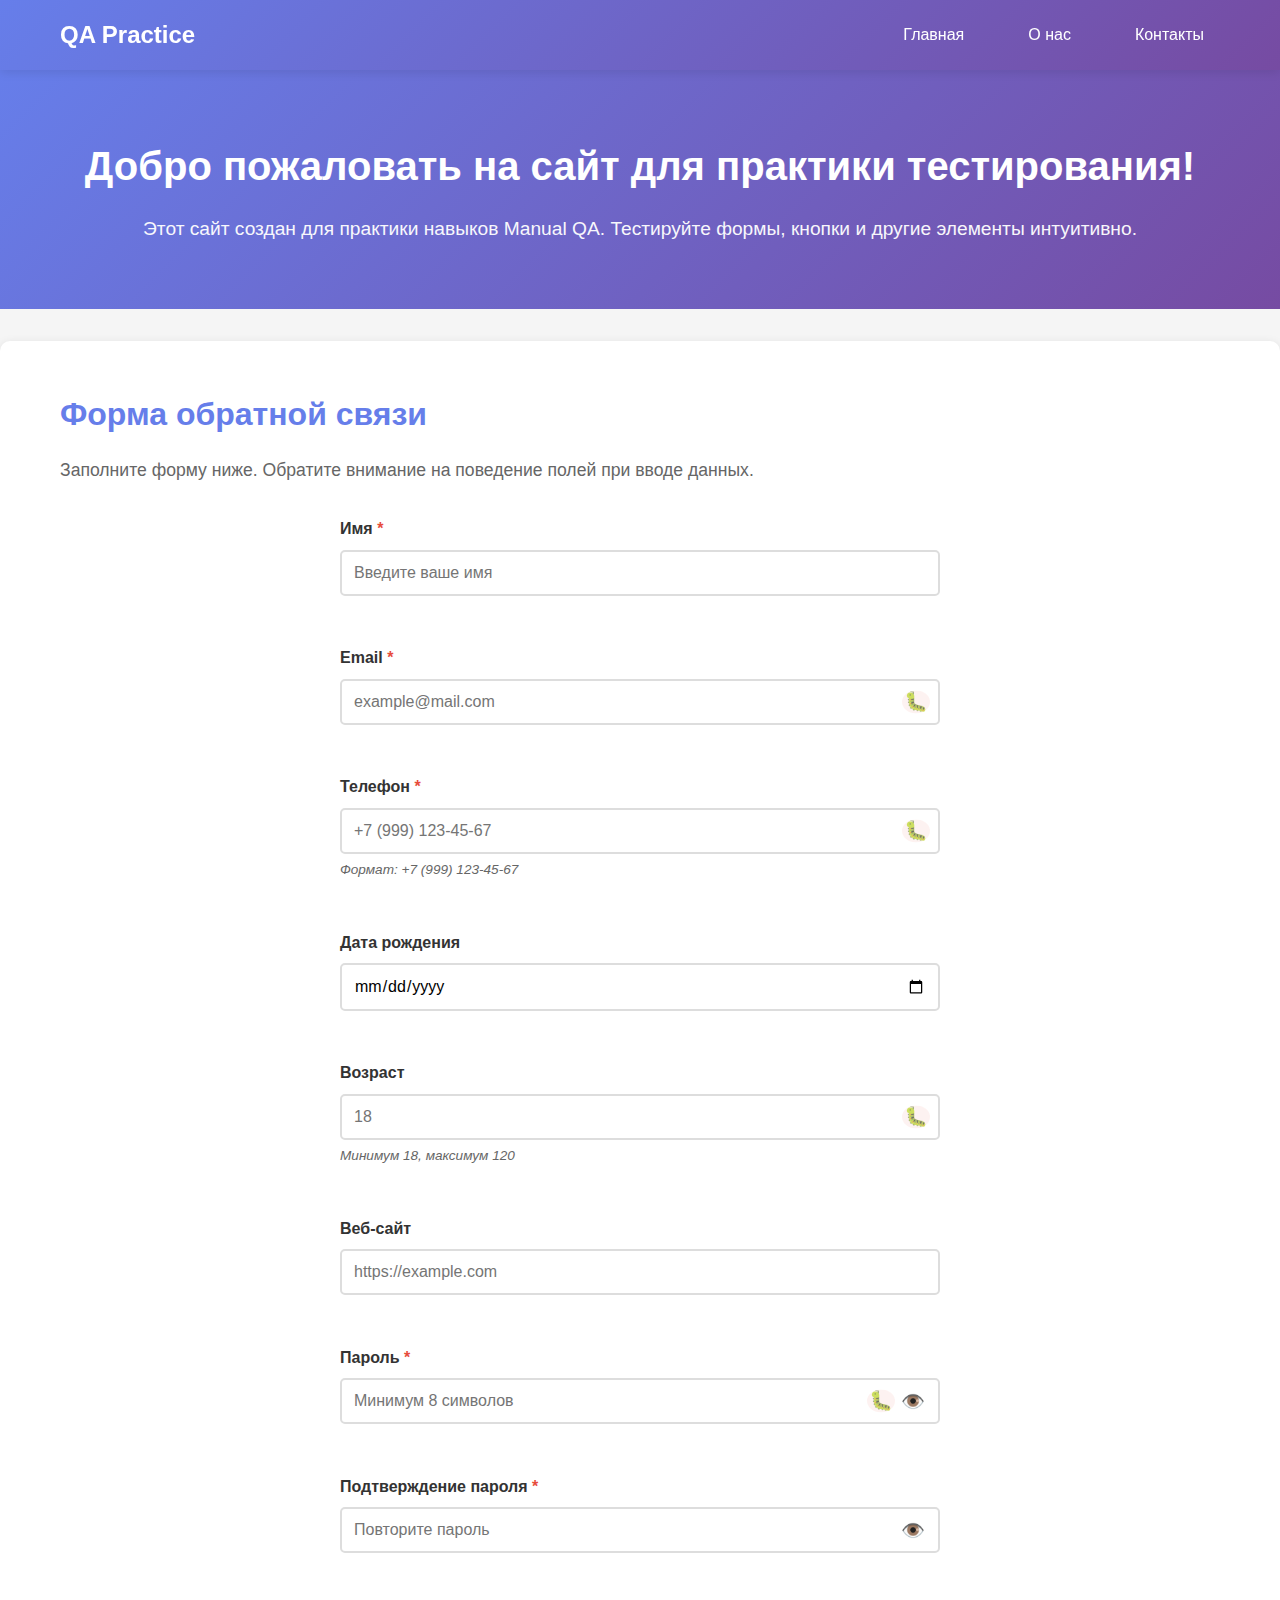
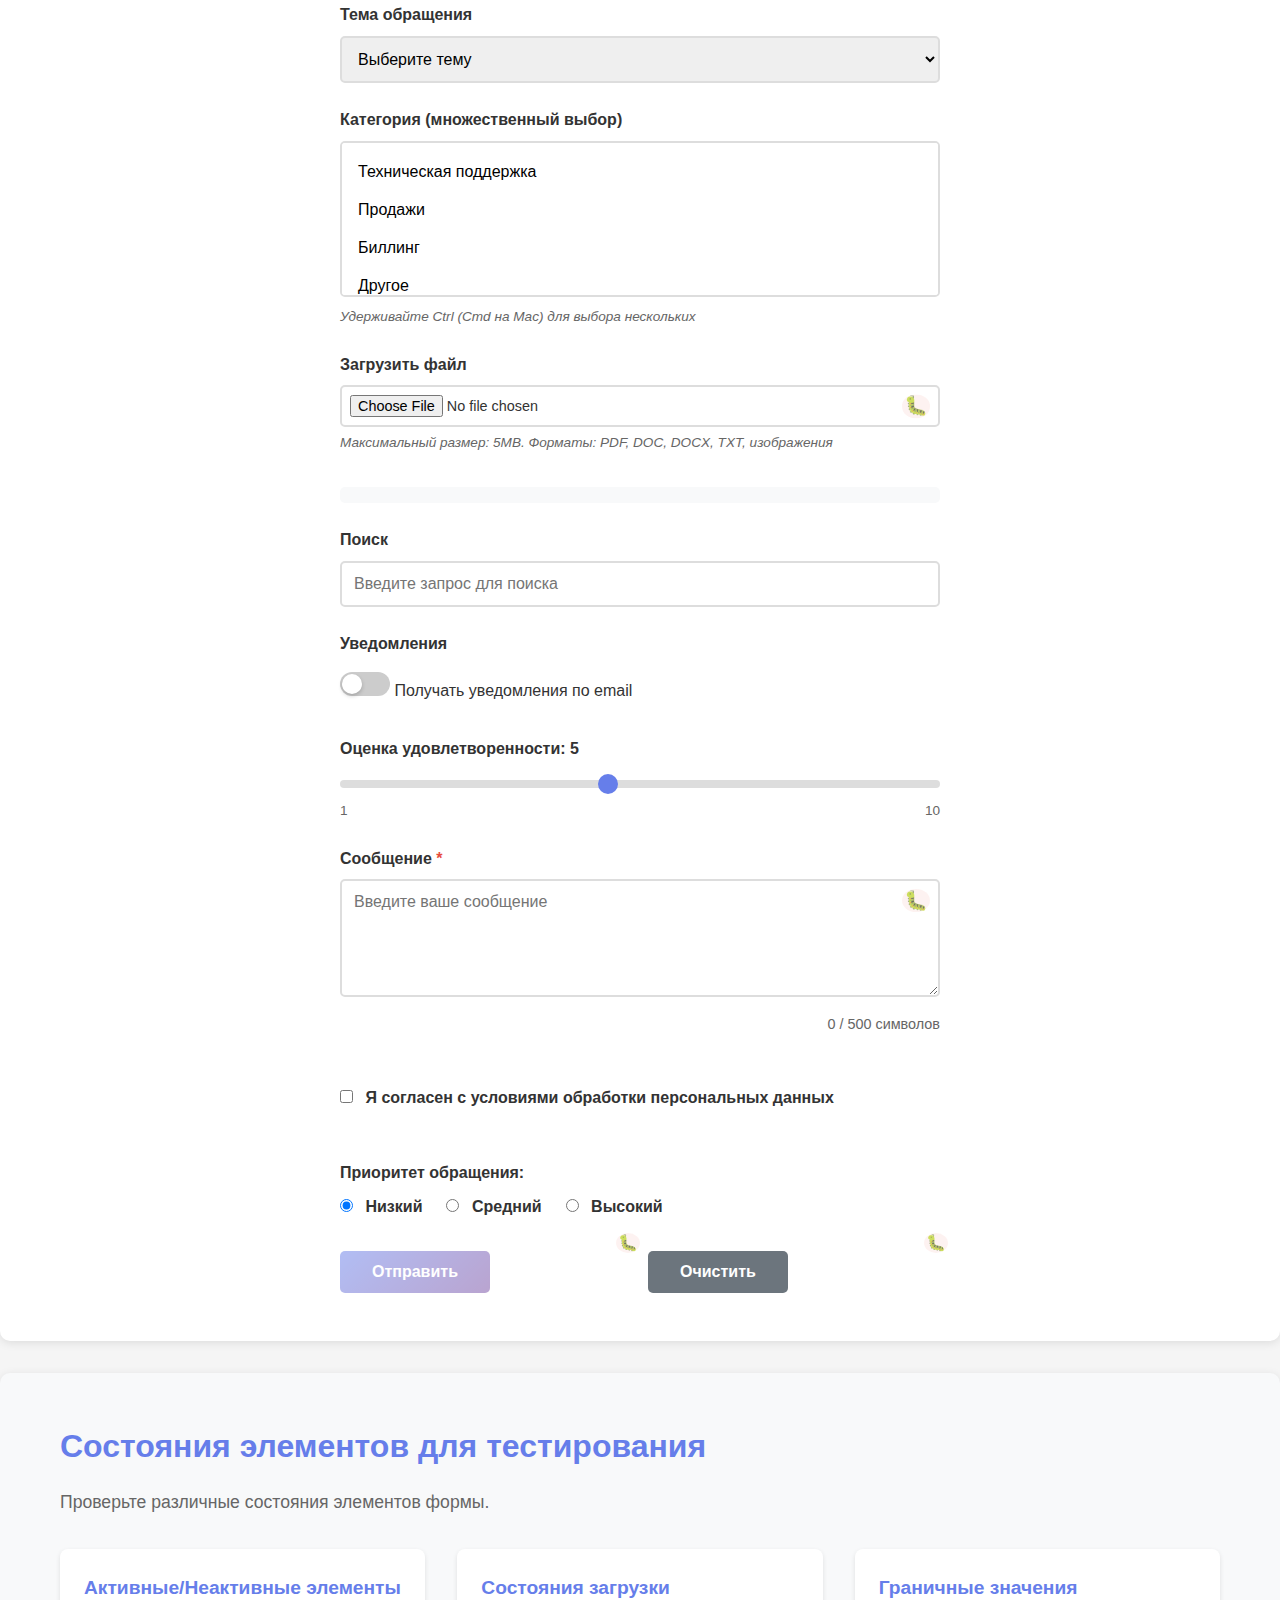
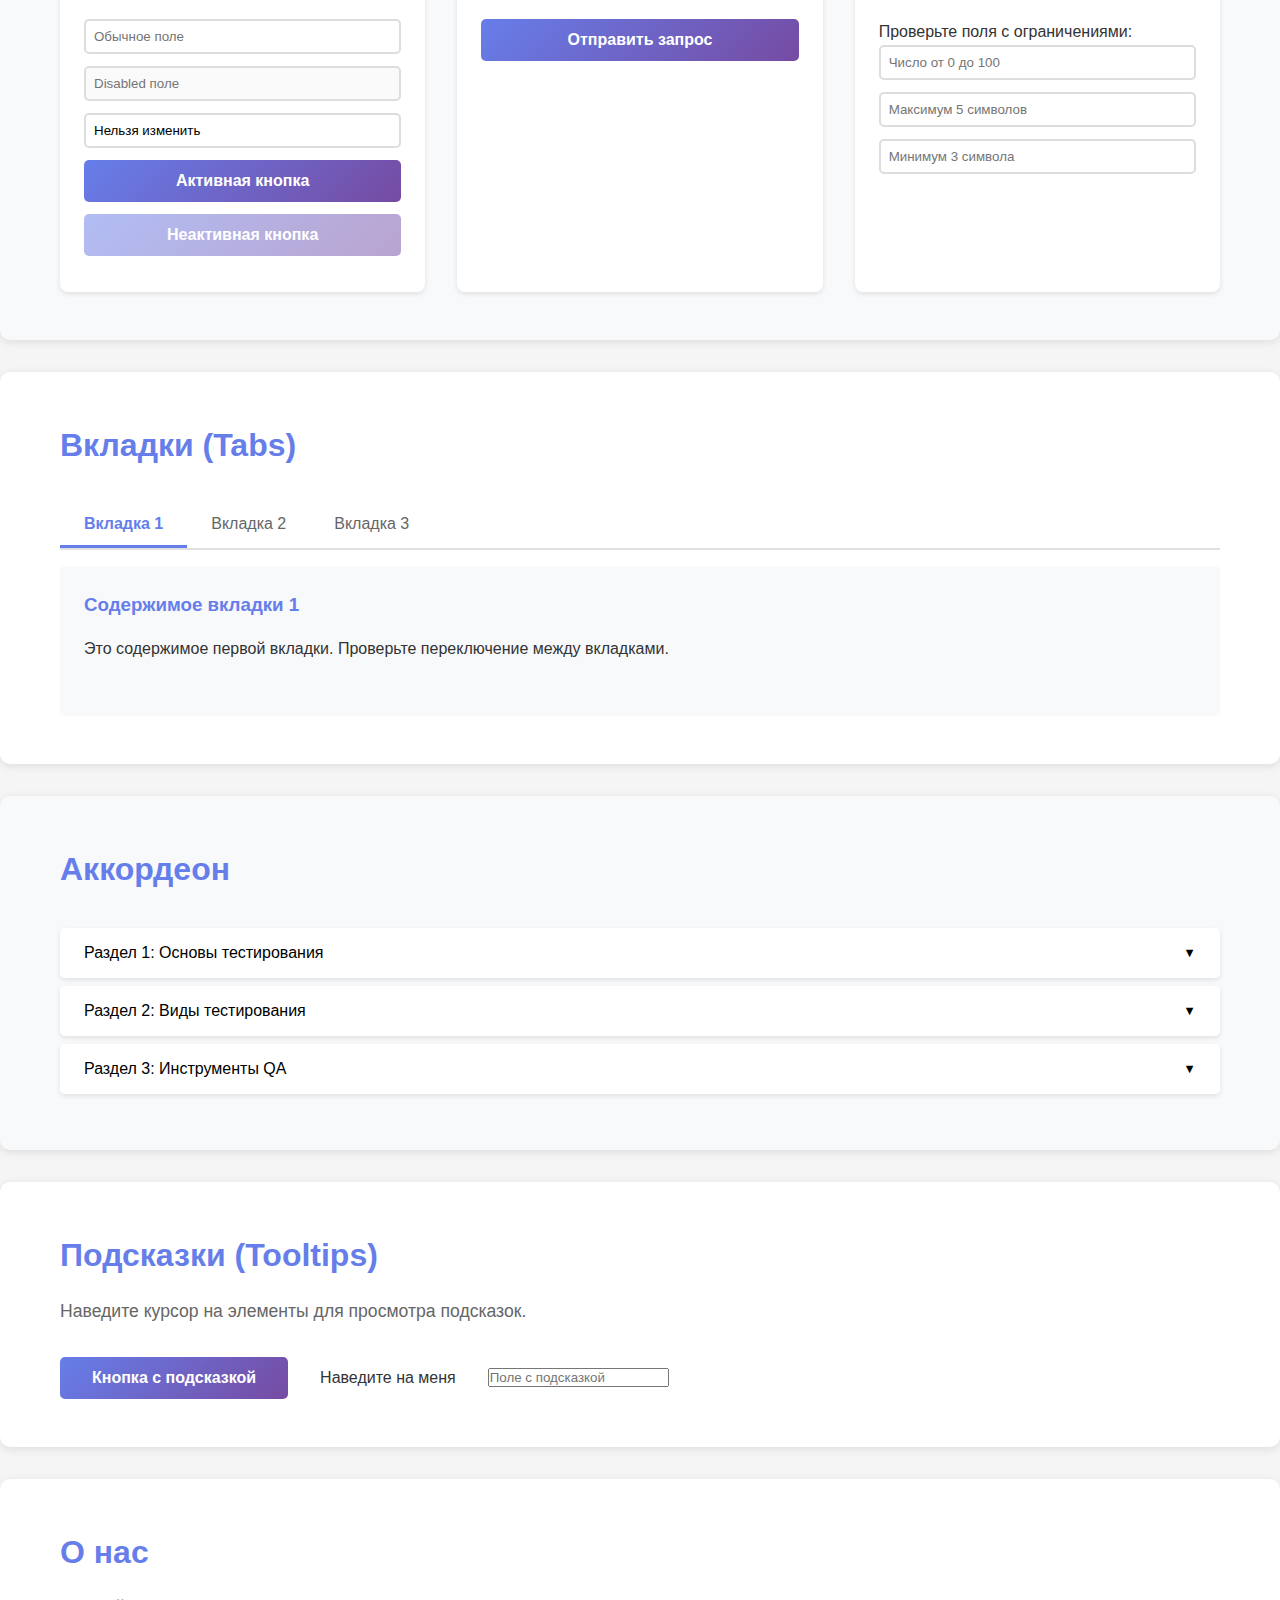
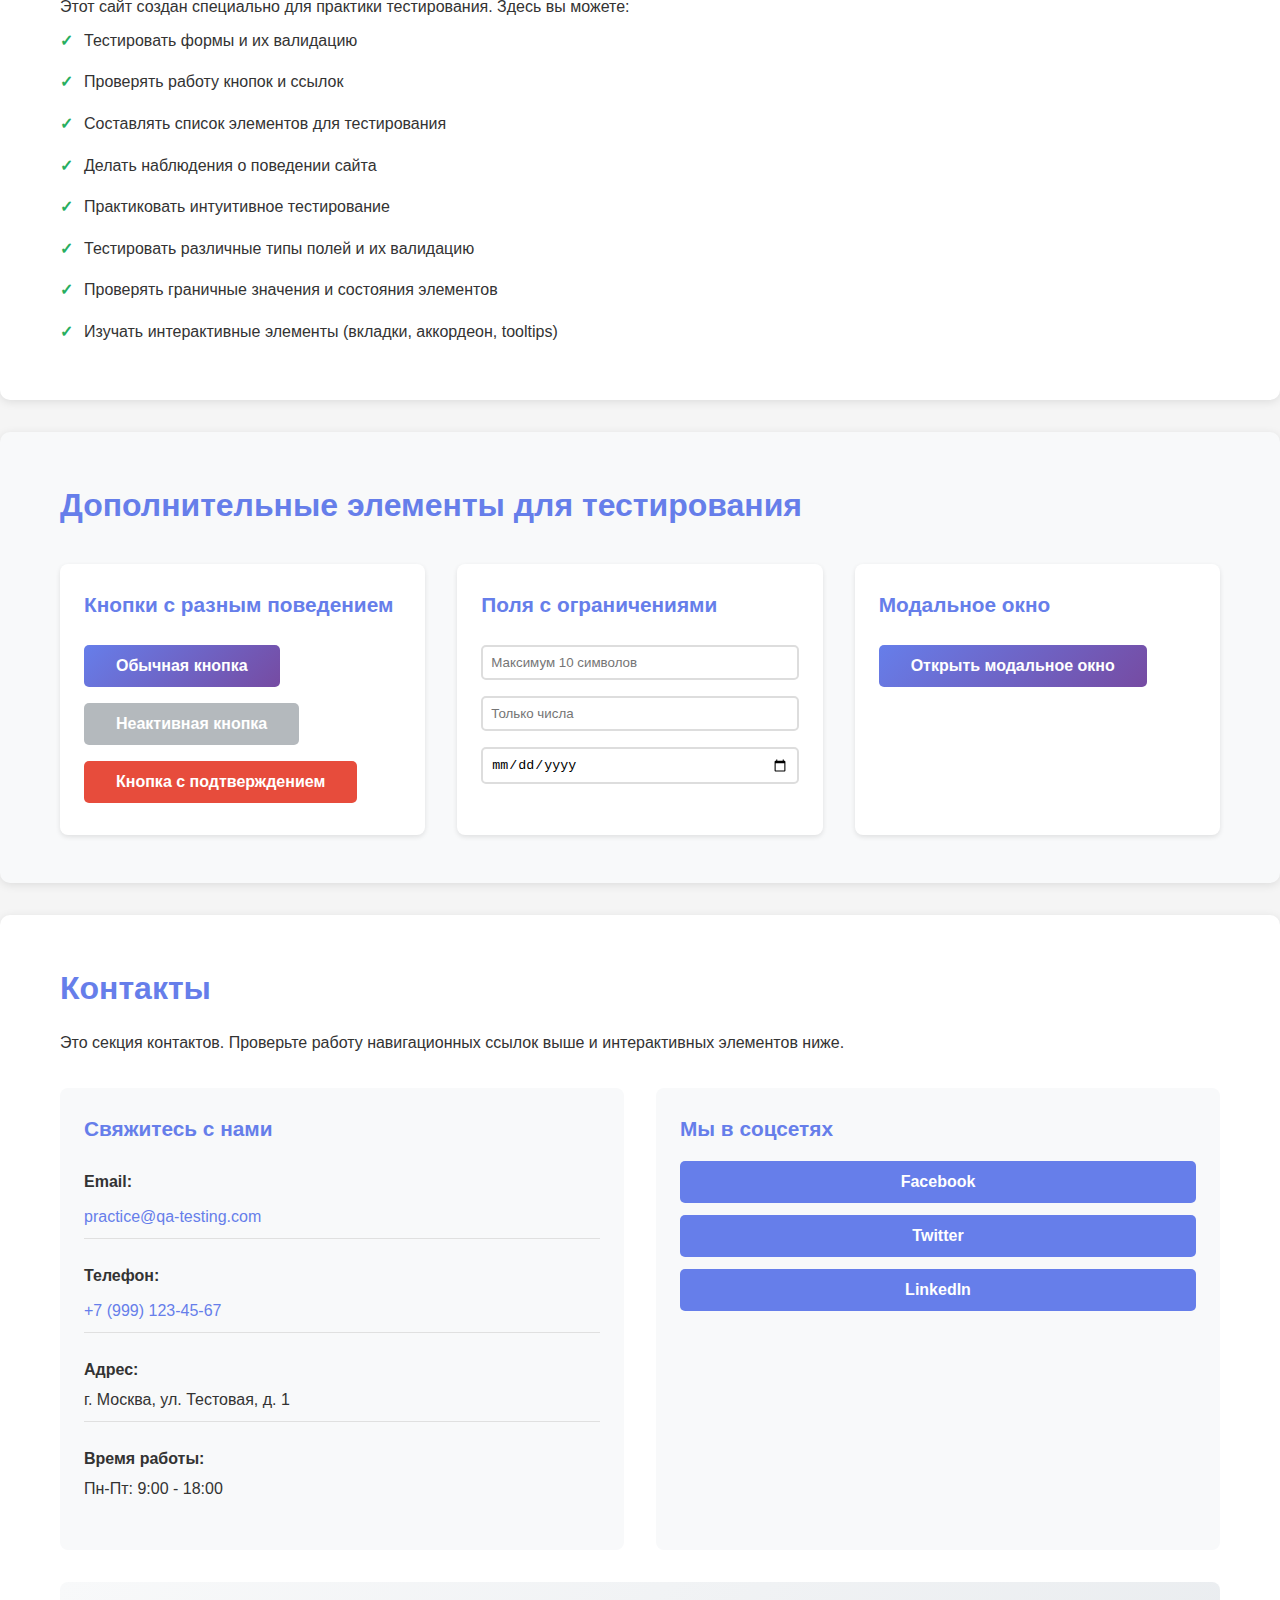
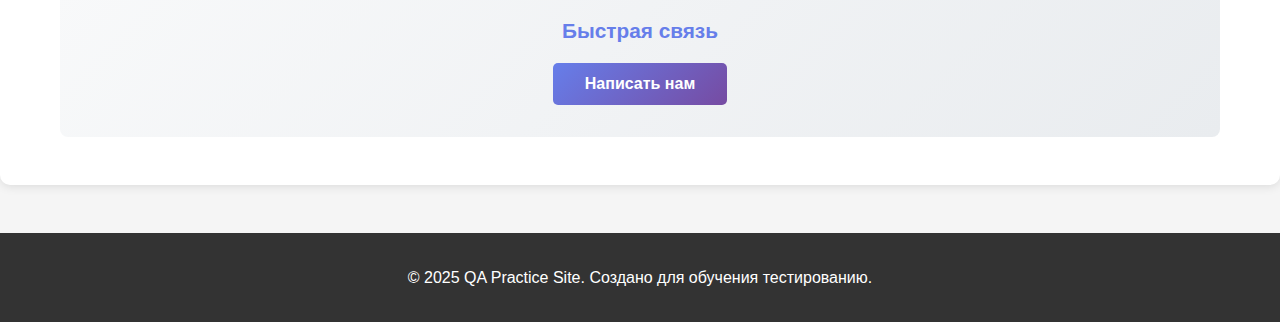
<file: day01/practice/index.html>
<!DOCTYPE html>
<html lang="ru">
<head>
    <meta charset="UTF-8">
    <meta name="viewport" content="width=device-width, initial-scale=1.0">
    <title>Сайт для практики тестирования - День 1</title>
    <link rel="stylesheet" href="styles.css">
</head>
<body>
    <header>
        <nav class="navbar">
            <div class="nav-container">
                <div class="logo">QA Practice</div>
                <ul class="nav-menu">
                    <li><a href="#home" class="nav-link">Главная</a></li>
                    <li><a href="#about" class="nav-link">О нас</a></li>
                    <li><a href="#contact" class="nav-link">Контакты</a></li>
                </ul>
            </div>
        </nav>
    </header>

    <main>
        <section id="home" class="hero">
            <div class="container">
                <h1>Добро пожаловать на сайт для практики тестирования!</h1>
                <p class="subtitle">Этот сайт создан для практики навыков Manual QA. Тестируйте формы, кнопки и другие элементы интуитивно.</p>
            </div>
        </section>

        <section class="content-section">
            <div class="container">
                <h2>Форма обратной связи</h2>
                <p class="section-description">Заполните форму ниже. Обратите внимание на поведение полей при вводе данных.</p>
                
                <form id="contact-form" class="contact-form">
                    <div class="form-group">
                        <label for="name">Имя <span class="required">*</span></label>
                        <input 
                            type="text" 
                            id="name" 
                            name="name" 
                            placeholder="Введите ваше имя"
                            maxlength="50"
                            required
                        >
                        <span class="error-message" id="name-error"></span>
                    </div>

                    <div class="form-group">
                        <label for="email">Email <span class="required">*</span></label>
                        <div class="input-with-hint">
                            <input 
                                type="email" 
                                id="email" 
                                name="email" 
                                placeholder="example@mail.com"
                                maxlength="100"
                                required
                            >
                            <span class="bug-hint" data-bug="1" title="Подсказка: Проверьте валидацию email - попробуйте ввести некорректный формат">🐛</span>
                        </div>
                        <span class="error-message" id="email-error"></span>
                    </div>

                    <div class="form-group">
                        <label for="phone">Телефон <span class="required">*</span></label>
                        <div class="input-with-hint">
                            <input 
                                type="tel" 
                                id="phone" 
                                name="phone" 
                                placeholder="+7 (999) 123-45-67"
                                pattern="[+]?[0-9\s\-\(\)]+"
                                maxlength="20"
                                required
                            >
                            <span class="bug-hint" data-bug="2" title="Подсказка: Попробуйте ввести буквы в поле телефона">🐛</span>
                        </div>
                        <span class="help-text">Формат: +7 (999) 123-45-67</span>
                        <span class="error-message" id="phone-error"></span>
                    </div>

                    <div class="form-group">
                        <label for="birthdate">Дата рождения</label>
                        <input 
                            type="date" 
                            id="birthdate" 
                            name="birthdate"
                            min="1900-01-01"
                            max="2010-12-31"
                        >
                        <span class="error-message" id="birthdate-error"></span>
                    </div>

                    <div class="form-group">
                        <label for="age">Возраст</label>
                        <div class="input-with-hint">
                            <input 
                                type="number" 
                                id="age" 
                                name="age"
                                min="18"
                                max="120"
                                placeholder="18"
                            >
                            <span class="bug-hint" data-bug="7" title="Подсказка: Проверьте граничные значения (меньше 18 или больше 120)">🐛</span>
                        </div>
                        <span class="help-text">Минимум 18, максимум 120</span>
                        <span class="error-message" id="age-error"></span>
                    </div>

                    <div class="form-group">
                        <label for="website">Веб-сайт</label>
                        <input 
                            type="url" 
                            id="website" 
                            name="website"
                            placeholder="https://example.com"
                            maxlength="200"
                        >
                        <span class="error-message" id="website-error"></span>
                    </div>

                    <div class="form-group">
                        <label for="password">Пароль <span class="required">*</span></label>
                        <div class="password-wrapper">
                            <input 
                                type="password" 
                                id="password" 
                                name="password"
                                placeholder="Минимум 8 символов"
                                minlength="8"
                                maxlength="50"
                                required
                            >
                            <span class="bug-hint password-bug-hint" data-bug="3" title="Подсказка: Проверьте валидацию минимальной длины пароля">🐛</span>
                            <button type="button" class="toggle-password" onclick="togglePassword('password')">👁️</button>
                        </div>
                        <span class="error-message" id="password-error"></span>
                    </div>

                    <div class="form-group">
                        <label for="password-confirm">Подтверждение пароля <span class="required">*</span></label>
                        <div class="password-wrapper">
                            <input 
                                type="password" 
                                id="password-confirm" 
                                name="password-confirm"
                                placeholder="Повторите пароль"
                                required
                            >
                            <button type="button" class="toggle-password" onclick="togglePassword('password-confirm')">👁️</button>
                        </div>
                        <span class="error-message" id="password-confirm-error"></span>
                    </div>

                    <div class="form-group">
                        <label for="subject">Тема обращения</label>
                        <select id="subject" name="subject">
                            <option value="">Выберите тему</option>
                            <option value="question">Вопрос</option>
                            <option value="complaint">Жалоба</option>
                            <option value="suggestion">Предложение</option>
                            <option value="other">Другое</option>
                        </select>
                    </div>

                    <div class="form-group">
                        <label for="category">Категория (множественный выбор)</label>
                        <select id="category" name="category" multiple size="4">
                            <option value="technical">Техническая поддержка</option>
                            <option value="sales">Продажи</option>
                            <option value="billing">Биллинг</option>
                            <option value="other">Другое</option>
                        </select>
                        <span class="help-text">Удерживайте Ctrl (Cmd на Mac) для выбора нескольких</span>
                    </div>

                    <div class="form-group">
                        <label for="file">Загрузить файл</label>
                        <div class="input-with-hint">
                            <input 
                                type="file" 
                                id="file" 
                                name="file"
                                accept=".pdf,.doc,.docx,.txt,image/*"
                            >
                            <span class="bug-hint" data-bug="4" title="Подсказка: Попробуйте загрузить файл недопустимого типа">🐛</span>
                        </div>
                        <span class="help-text">Максимальный размер: 5MB. Форматы: PDF, DOC, DOCX, TXT, изображения</span>
                        <span class="error-message" id="file-error"></span>
                        <div id="file-info" class="file-info"></div>
                    </div>

                    <div class="form-group">
                        <label for="search">Поиск</label>
                        <input 
                            type="search" 
                            id="search" 
                            name="search"
                            placeholder="Введите запрос для поиска"
                        >
                    </div>

                    <div class="form-group">
                        <label>Уведомления</label>
                        <div class="toggle-wrapper">
                            <label class="toggle-label">
                                <input type="checkbox" class="toggle-input" id="notifications-toggle">
                                <span class="toggle-slider"></span>
                                <span class="toggle-text">Получать уведомления по email</span>
                            </label>
                        </div>
                    </div>

                    <div class="form-group">
                        <label for="rating">Оценка удовлетворенности: <span id="rating-value">5</span></label>
                        <input 
                            type="range" 
                            id="rating" 
                            name="rating"
                            min="1"
                            max="10"
                            value="5"
                            step="1"
                        >
                        <div class="range-labels">
                            <span>1</span>
                            <span>10</span>
                        </div>
                    </div>

                    <div class="form-group">
                        <label for="message">Сообщение <span class="required">*</span></label>
                        <div class="input-with-hint">
                            <textarea 
                                id="message" 
                                name="message" 
                                rows="5" 
                                placeholder="Введите ваше сообщение"
                                maxlength="500"
                                required
                            ></textarea>
                            <span class="bug-hint textarea-bug-hint" data-bug="3" title="Подсказка: Проверьте максимальную длину - попробуйте вставить очень длинный текст">🐛</span>
                        </div>
                        <div class="char-counter">
                            <span id="char-count">0</span> / 500 символов
                        </div>
                        <span class="error-message" id="message-error"></span>
                    </div>

                    <div class="form-group checkbox-group">
                        <label class="checkbox-label">
                            <input type="checkbox" id="agree" name="agree" required>
                            <span>Я согласен с условиями обработки персональных данных</span>
                        </label>
                        <span class="error-message" id="agree-error"></span>
                    </div>

                    <div class="form-group radio-group">
                        <label>Приоритет обращения:</label>
                        <div class="radio-options">
                            <label class="radio-label">
                                <input type="radio" name="priority" value="low" checked>
                                <span>Низкий</span>
                            </label>
                            <label class="radio-label">
                                <input type="radio" name="priority" value="medium">
                                <span>Средний</span>
                            </label>
                            <label class="radio-label">
                                <input type="radio" name="priority" value="high">
                                <span>Высокий</span>
                            </label>
                        </div>
                    </div>

                    <div class="form-actions">
                        <div class="button-with-hint">
                            <button type="submit" id="submit-btn" class="btn btn-primary">Отправить</button>
                            <span class="bug-hint button-bug-hint" data-bug="5" title="Подсказка: Попробуйте отправить форму с невалидными данными">🐛</span>
                        </div>
                        <div class="button-with-hint">
                            <button type="button" id="clear-btn" class="btn btn-secondary">Очистить</button>
                            <span class="bug-hint button-bug-hint" data-bug="5" title="Подсказка: Проверьте, очищаются ли все поля после нажатия">🐛</span>
                        </div>
                    </div>
                </form>

                <div id="success-message" class="success-message" style="display: none;">
                    <strong>Успешно!</strong> Ваше сообщение отправлено. Спасибо за обращение!
                    <span class="bug-hint message-bug-hint" data-bug="6" title="Подсказка: Проверьте, всегда ли отображаются сообщения об ошибках">🐛</span>
                </div>
            </div>
        </section>

        <section class="content-section states-section">
            <div class="container">
                <h2>Состояния элементов для тестирования</h2>
                <p class="section-description">Проверьте различные состояния элементов формы.</p>
                
                <div class="states-grid">
                    <div class="state-card">
                        <h3>Активные/Неактивные элементы</h3>
                        <input type="text" placeholder="Обычное поле" class="input-test">
                        <input type="text" placeholder="Disabled поле" disabled class="input-test">
                        <input type="text" placeholder="Readonly поле" readonly value="Нельзя изменить" class="input-test">
                        <button class="btn btn-primary">Активная кнопка</button>
                        <button class="btn btn-primary" disabled>Неактивная кнопка</button>
                    </div>

                    <div class="state-card">
                        <h3>Состояния загрузки</h3>
                        <button class="btn btn-primary" id="loading-btn" onclick="simulateLoading()">
                            <span class="btn-text">Отправить запрос</span>
                            <span class="btn-loader" style="display: none;">⏳ Загрузка...</span>
                        </button>
                        <div id="loading-result" class="loading-result"></div>
                    </div>

                    <div class="state-card">
                        <h3>Граничные значения</h3>
                        <p>Проверьте поля с ограничениями:</p>
                        <input type="number" min="0" max="100" placeholder="Число от 0 до 100" class="input-test">
                        <input type="text" maxlength="5" placeholder="Максимум 5 символов" class="input-test">
                        <input type="text" minlength="3" placeholder="Минимум 3 символа" class="input-test">
                    </div>
                </div>
            </div>
        </section>

        <section class="content-section tabs-section">
            <div class="container">
                <h2>Вкладки (Tabs)</h2>
                <div class="tabs">
                    <div class="tab-buttons">
                        <button class="tab-btn active" onclick="openTab(event, 'tab1')">Вкладка 1</button>
                        <button class="tab-btn" onclick="openTab(event, 'tab2')">Вкладка 2</button>
                        <button class="tab-btn" onclick="openTab(event, 'tab3')">Вкладка 3</button>
                    </div>
                    <div id="tab1" class="tab-content active">
                        <h3>Содержимое вкладки 1</h3>
                        <p>Это содержимое первой вкладки. Проверьте переключение между вкладками.</p>
                    </div>
                    <div id="tab2" class="tab-content">
                        <h3>Содержимое вкладки 2</h3>
                        <p>Это содержимое второй вкладки. Убедитесь, что контент меняется при переключении.</p>
                    </div>
                    <div id="tab3" class="tab-content">
                        <h3>Содержимое вкладки 3</h3>
                        <p>Это содержимое третьей вкладки. Проверьте работу всех вкладок.</p>
                    </div>
                </div>
            </div>
        </section>

        <section class="content-section accordion-section">
            <div class="container">
                <h2>Аккордеон</h2>
                <div class="accordion">
                    <div class="accordion-item">
                        <button class="accordion-header" onclick="toggleAccordion(this)">
                            <span>Раздел 1: Основы тестирования</span>
                            <span class="accordion-icon">▼</span>
                        </button>
                        <div class="accordion-content">
                            <p>Содержимое первого раздела аккордеона. Проверьте открытие и закрытие.</p>
                        </div>
                    </div>
                    <div class="accordion-item">
                        <button class="accordion-header" onclick="toggleAccordion(this)">
                            <span>Раздел 2: Виды тестирования</span>
                            <span class="accordion-icon">▼</span>
                        </button>
                        <div class="accordion-content">
                            <p>Содержимое второго раздела. Убедитесь, что можно открыть несколько разделов одновременно.</p>
                        </div>
                    </div>
                    <div class="accordion-item">
                        <button class="accordion-header" onclick="toggleAccordion(this)">
                            <span>Раздел 3: Инструменты QA</span>
                            <span class="accordion-icon">▼</span>
                        </button>
                        <div class="accordion-content">
                            <p>Содержимое третьего раздела. Проверьте работу всех элементов аккордеона.</p>
                        </div>
                    </div>
                </div>
            </div>
        </section>

        <section class="content-section tooltips-section">
            <div class="container">
                <h2>Подсказки (Tooltips)</h2>
                <p class="section-description">Наведите курсор на элементы для просмотра подсказок.</p>
                <div class="tooltips-demo">
                    <button class="btn btn-primary tooltip-trigger" data-tooltip="Это подсказка для кнопки">
                        Кнопка с подсказкой
                    </button>
                    <span class="tooltip-trigger" data-tooltip="Это информационная подсказка">
                        Наведите на меня
                    </span>
                    <input type="text" placeholder="Поле с подсказкой" class="tooltip-trigger" data-tooltip="Введите ваше имя">
                </div>
            </div>
        </section>

        <section id="about" class="content-section">
            <div class="container">
                <h2>О нас</h2>
                <p>Этот сайт создан специально для практики тестирования. Здесь вы можете:</p>
                <ul class="feature-list">
                    <li>Тестировать формы и их валидацию</li>
                    <li>Проверять работу кнопок и ссылок</li>
                    <li>Составлять список элементов для тестирования</li>
                    <li>Делать наблюдения о поведении сайта</li>
                    <li>Практиковать интуитивное тестирование</li>
                    <li>Тестировать различные типы полей и их валидацию</li>
                    <li>Проверять граничные значения и состояния элементов</li>
                    <li>Изучать интерактивные элементы (вкладки, аккордеон, tooltips)</li>
                </ul>
            </div>
        </section>

        <section class="content-section interactive-elements">
            <div class="container">
                <h2>Дополнительные элементы для тестирования</h2>
                
                <div class="elements-grid">
                    <div class="element-card">
                        <h3>Кнопки с разным поведением</h3>
                        <button class="btn btn-primary" onclick="showAlert('Обычная кнопка работает!')">Обычная кнопка</button>
                        <button class="btn btn-secondary" disabled>Неактивная кнопка</button>
                        <button class="btn btn-danger" onclick="confirmAction()">Кнопка с подтверждением</button>
                    </div>

                    <div class="element-card">
                        <h3>Поля с ограничениями</h3>
                        <input type="text" placeholder="Максимум 10 символов" maxlength="10" class="input-test">
                        <input type="number" placeholder="Только числа" min="0" max="100" class="input-test">
                        <input type="date" class="input-test">
                    </div>

                    <div class="element-card">
                        <h3>Модальное окно</h3>
                        <button class="btn btn-primary" onclick="openModal()">Открыть модальное окно</button>
                    </div>
                </div>
            </div>
        </section>

        <section id="contact" class="content-section">
            <div class="container">
                <h2>Контакты</h2>
                <p>Это секция контактов. Проверьте работу навигационных ссылок выше и интерактивных элементов ниже.</p>
                
                <div class="contact-wrapper">
                    <div class="contact-info">
                        <h3>Свяжитесь с нами</h3>
                        <div class="contact-item">
                            <strong>Email:</strong>
                            <a href="mailto:practice@qa-testing.com" id="email-link" class="contact-link">practice@qa-testing.com</a>
                        </div>
                        <div class="contact-item">
                            <strong>Телефон:</strong>
                            <a href="tel:+79991234567" id="phone-link" class="contact-link">+7 (999) 123-45-67</a>
                        </div>
                        <div class="contact-item">
                            <strong>Адрес:</strong>
                            <span>г. Москва, ул. Тестовая, д. 1</span>
                        </div>
                        <div class="contact-item">
                            <strong>Время работы:</strong>
                            <span>Пн-Пт: 9:00 - 18:00</span>
                        </div>
                    </div>

                    <div class="social-links">
                        <h3>Мы в соцсетях</h3>
                        <div class="social-buttons">
                            <button class="btn btn-social" onclick="showSocialAlert('Facebook')" id="facebook-btn">Facebook</button>
                            <button class="btn btn-social" onclick="showSocialAlert('Twitter')" id="twitter-btn">Twitter</button>
                            <button class="btn btn-social" onclick="showSocialAlert('LinkedIn')" id="linkedin-btn">LinkedIn</button>
                        </div>
                    </div>
                </div>

                <div class="quick-contact">
                    <h3>Быстрая связь</h3>
                    <button class="btn btn-primary" onclick="openContactModal()" id="quick-contact-btn">Написать нам</button>
                </div>
            </div>
        </section>
    </main>

    <!-- Модальное окно -->
    <div id="modal" class="modal">
        <div class="modal-content">
            <span class="close" onclick="closeModal()">&times;</span>
            <h3>Модальное окно</h3>
            <p>Это пример модального окна. Проверьте его работу: открытие, закрытие, клик вне окна.</p>
            <button class="btn btn-primary" onclick="closeModal()">Закрыть</button>
        </div>
    </div>

    <!-- Tooltip контейнер -->
    <div id="tooltip" class="tooltip"></div>

    <footer>
        <div class="container">
            <p>&copy; 2025 QA Practice Site. Создано для обучения тестированию.</p>
        </div>
    </footer>

    <script src="script.js"></script>
</body>
</html>
</file>
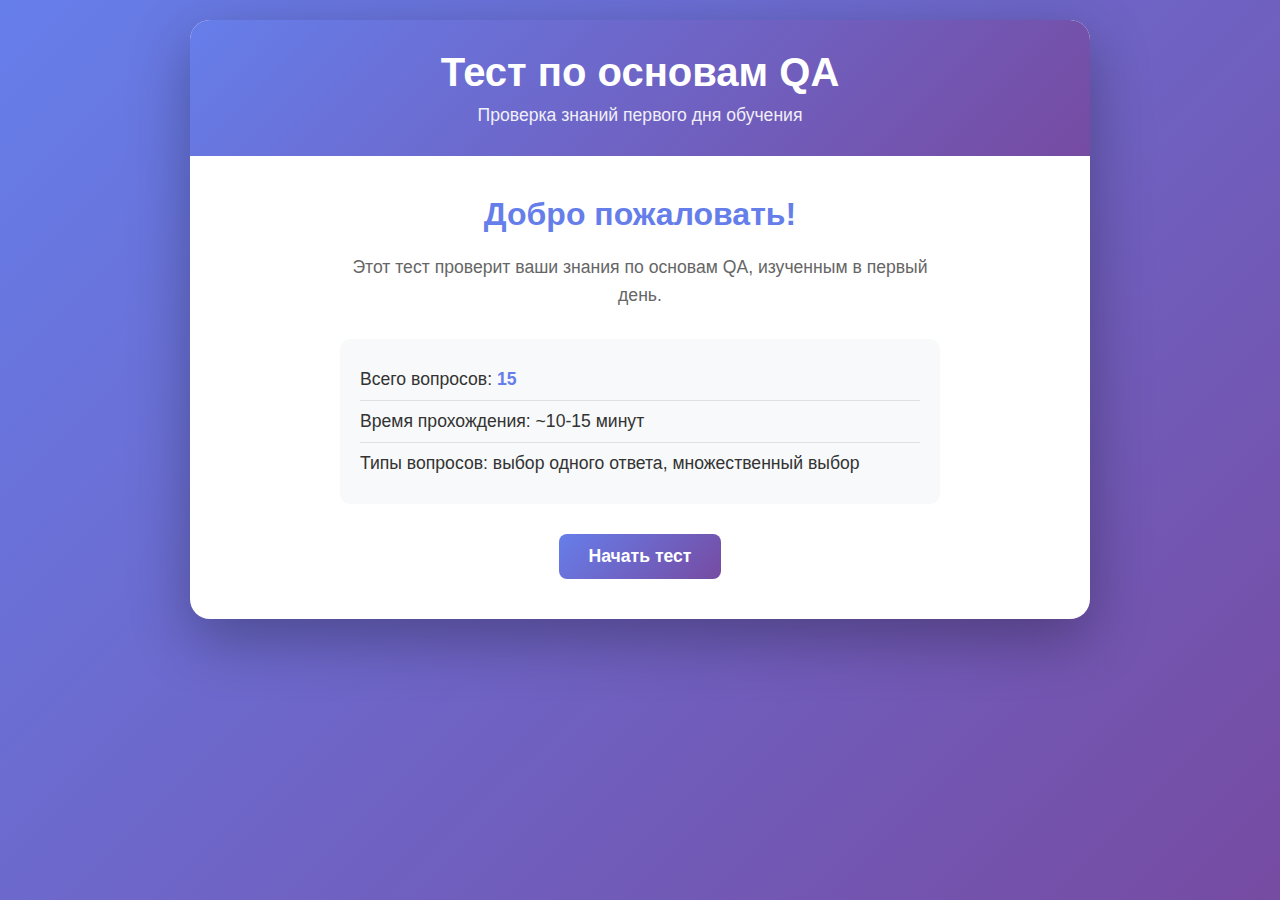
<file: day01/test/index.html>
<!DOCTYPE html>
<html lang="ru">
<head>
    <meta charset="UTF-8">
    <meta name="viewport" content="width=device-width, initial-scale=1.0">
    <title>Тест по QA - День 1</title>
    <link rel="stylesheet" href="styles.css">
</head>
<body>
    <div class="container">
        <header>
            <h1>Тест по основам QA</h1>
            <p class="subtitle">Проверка знаний первого дня обучения</p>
        </header>

        <div id="intro-screen" class="screen active">
            <div class="intro-content">
                <h2>Добро пожаловать!</h2>
                <p>Этот тест проверит ваши знания по основам QA, изученным в первый день.</p>
                <ul class="test-info">
                    <li>Всего вопросов: <strong id="total-questions">15</strong></li>
                    <li>Время прохождения: ~10-15 минут</li>
                    <li>Типы вопросов: выбор одного ответа, множественный выбор</li>
                </ul>
                <button id="start-btn" class="btn btn-primary">Начать тест</button>
            </div>
        </div>

        <div id="test-screen" class="screen">
            <div class="progress-bar">
                <div id="progress-fill" class="progress-fill"></div>
            </div>
            <div class="question-counter">
                Вопрос <span id="current-question">1</span> из <span id="total-questions-counter">15</span>
            </div>

            <div id="question-container"></div>

            <div class="navigation-buttons">
                <button id="prev-btn" class="btn btn-secondary" disabled>Назад</button>
                <button id="next-btn" class="btn btn-primary">Следующий</button>
                <button id="finish-btn" class="btn btn-success" style="display: none;">Завершить тест</button>
            </div>
        </div>

        <div id="results-screen" class="screen">
            <div class="results-content">
                <h2>Результаты теста</h2>
                <div class="score-display">
                    <div class="score-circle">
                        <span id="score-percentage">0</span>%
                    </div>
                    <p class="score-text">
                        Правильных ответов: <strong id="correct-answers">0</strong> из <strong id="total-answers">15</strong>
                    </p>
                </div>

                <div id="results-details"></div>

                <div class="result-actions">
                    <button id="restart-btn" class="btn btn-primary">Пройти тест снова</button>
                </div>
            </div>
        </div>
    </div>

    <script src="script.js"></script>
</body>
</html>
</file>
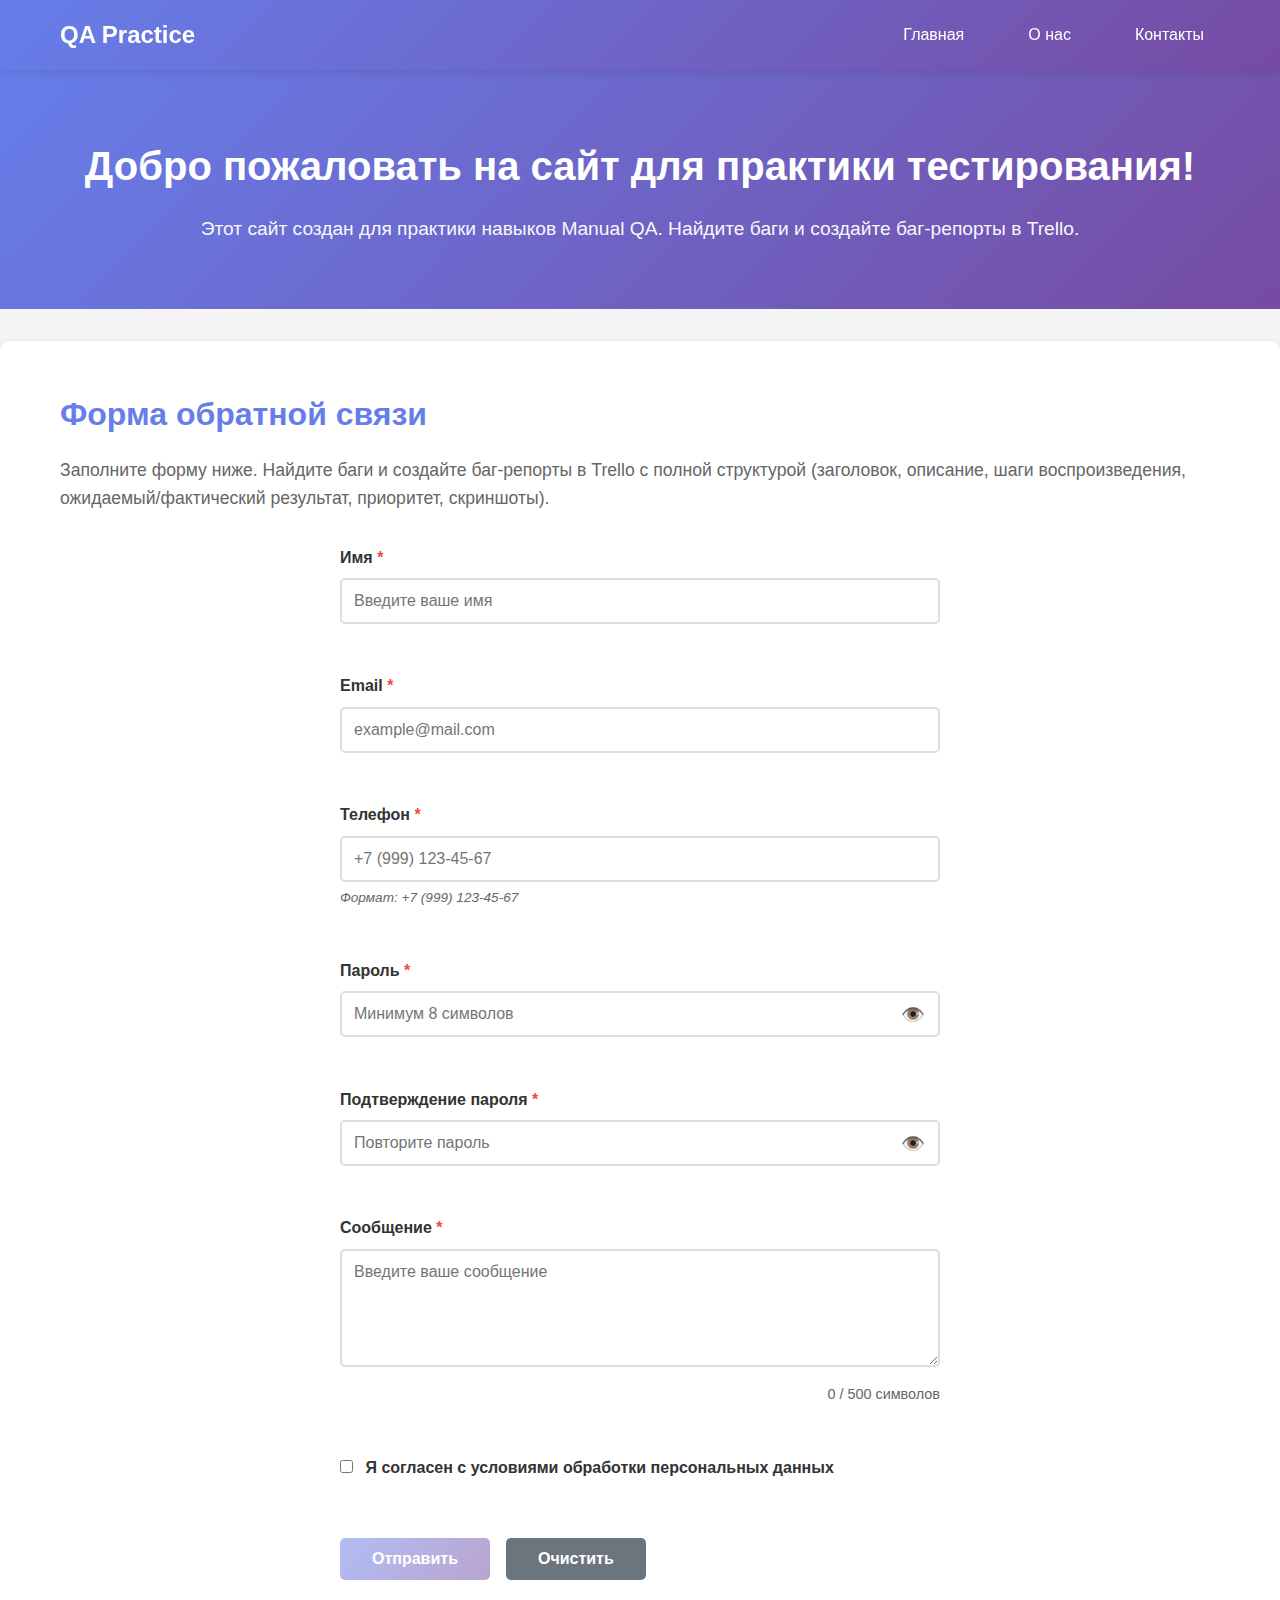
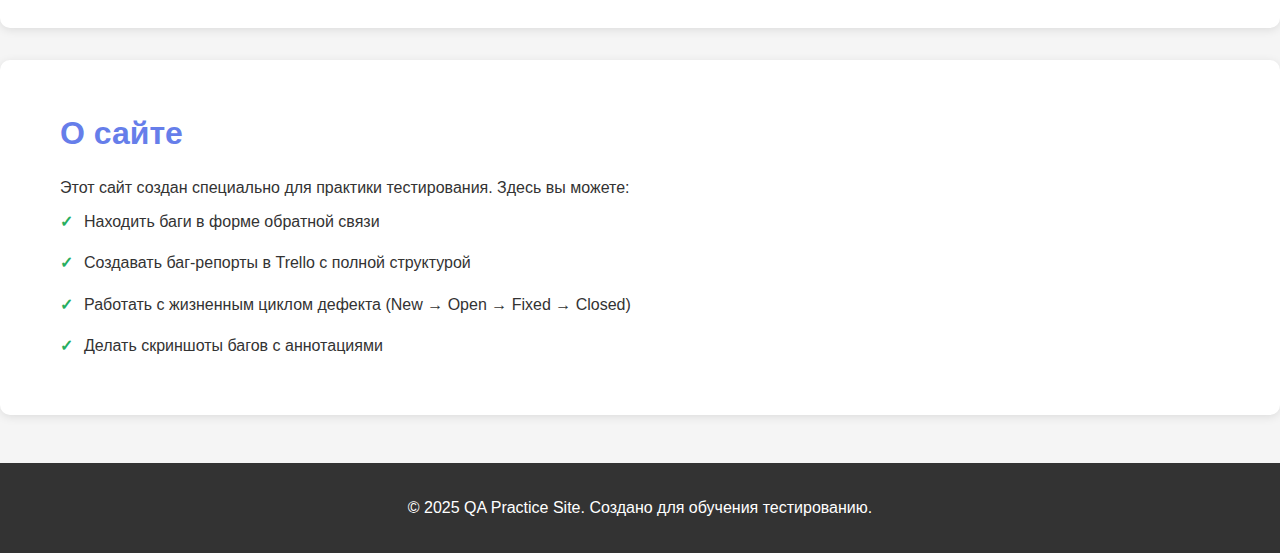
<file: day02/practice/index.html>
<!DOCTYPE html>
<html lang="ru">
<head>
    <meta charset="UTF-8">
    <meta name="viewport" content="width=device-width, initial-scale=1.0">
    <title>Сайт для практики тестирования - День 2</title>
    <link rel="stylesheet" href="styles.css">
</head>
<body>
    <header>
        <nav class="navbar">
            <div class="nav-container">
                <div class="logo">QA Practice</div>
                <ul class="nav-menu">
                    <li><a href="#home" class="nav-link">Главная</a></li>
                    <li><a href="#about" class="nav-link">О нас</a></li>
                    <li><a href="#contact" class="nav-link">Контакты</a></li>
                </ul>
            </div>
        </nav>
    </header>

    <main>
        <section id="home" class="hero">
            <div class="container">
                <h1>Добро пожаловать на сайт для практики тестирования!</h1>
                <p class="subtitle">Этот сайт создан для практики навыков Manual QA. Найдите баги и создайте баг-репорты в Trello.</p>
            </div>
        </section>

        <section class="content-section">
            <div class="container">
                <h2>Форма обратной связи</h2>
                <p class="section-description">Заполните форму ниже. Найдите баги и создайте баг-репорты в Trello с полной структурой (заголовок, описание, шаги воспроизведения, ожидаемый/фактический результат, приоритет, скриншоты).</p>
                
                <form id="contact-form" class="contact-form">
                    <div class="form-group">
                        <label for="name">Имя <span class="required">*</span></label>
                        <input 
                            type="text" 
                            id="name" 
                            name="name" 
                            placeholder="Введите ваше имя"
                            maxlength="50"
                            required
                        >
                        <span class="error-message" id="name-error"></span>
                    </div>

                    <div class="form-group">
                        <label for="email">Email <span class="required">*</span></label>
                        <input 
                            type="email" 
                            id="email" 
                            name="email" 
                            placeholder="example@mail.com"
                            maxlength="100"
                            required
                        >
                        <span class="error-message" id="email-error"></span>
                    </div>

                    <div class="form-group">
                        <label for="phone">Телефон <span class="required">*</span></label>
                        <input 
                            type="tel" 
                            id="phone" 
                            name="phone" 
                            placeholder="+7 (999) 123-45-67"
                            pattern="[+]?[0-9\s\-\(\)]+"
                            maxlength="20"
                            required
                        >
                        <span class="help-text">Формат: +7 (999) 123-45-67</span>
                        <span class="error-message" id="phone-error"></span>
                    </div>


                    <div class="form-group">
                        <label for="password">Пароль <span class="required">*</span></label>
                        <div class="password-wrapper">
                            <input 
                                type="password" 
                                id="password" 
                                name="password"
                                placeholder="Минимум 8 символов"
                                minlength="8"
                                maxlength="50"
                                required
                            >
                            <button type="button" class="toggle-password" onclick="togglePassword('password')">👁️</button>
                        </div>
                        <span class="error-message" id="password-error"></span>
                    </div>

                    <div class="form-group">
                        <label for="password-confirm">Подтверждение пароля <span class="required">*</span></label>
                        <div class="password-wrapper">
                            <input 
                                type="password" 
                                id="password-confirm" 
                                name="password-confirm"
                                placeholder="Повторите пароль"
                                required
                            >
                            <button type="button" class="toggle-password" onclick="togglePassword('password-confirm')">👁️</button>
                        </div>
                        <span class="error-message" id="password-confirm-error"></span>
                    </div>


                    <div class="form-group">
                        <label for="message">Сообщение <span class="required">*</span></label>
                        <textarea 
                            id="message" 
                            name="message" 
                            rows="5" 
                            placeholder="Введите ваше сообщение"
                            maxlength="500"
                            required
                        ></textarea>
                        <div class="char-counter">
                            <span id="char-count">0</span> / 500 символов
                        </div>
                        <span class="error-message" id="message-error"></span>
                    </div>

                    <div class="form-group checkbox-group">
                        <label class="checkbox-label">
                            <input type="checkbox" id="agree" name="agree" required>
                            <span>Я согласен с условиями обработки персональных данных</span>
                        </label>
                        <span class="error-message" id="agree-error"></span>
                    </div>

                    <div class="form-actions">
                        <button type="submit" id="submit-btn" class="btn btn-primary">Отправить</button>
                        <button type="button" id="clear-btn" class="btn btn-secondary">Очистить</button>
                    </div>
                </form>

                <div id="success-message" class="success-message" style="display: none;">
                    <strong>Успешно!</strong> Ваше сообщение отправлено. Спасибо за обращение!
                </div>
            </div>
        </section>


        <section id="about" class="content-section">
            <div class="container">
                <h2>О сайте</h2>
                <p>Этот сайт создан специально для практики тестирования. Здесь вы можете:</p>
                <ul class="feature-list">
                    <li>Находить баги в форме обратной связи</li>
                    <li>Создавать баг-репорты в Trello с полной структурой</li>
                    <li>Работать с жизненным циклом дефекта (New → Open → Fixed → Closed)</li>
                    <li>Делать скриншоты багов с аннотациями</li>
                </ul>
            </div>
        </section>
    </main>


    <footer>
        <div class="container">
            <p>&copy; 2025 QA Practice Site. Создано для обучения тестированию.</p>
        </div>
    </footer>

    <script src="script.js"></script>
</body>
</html>
</file>
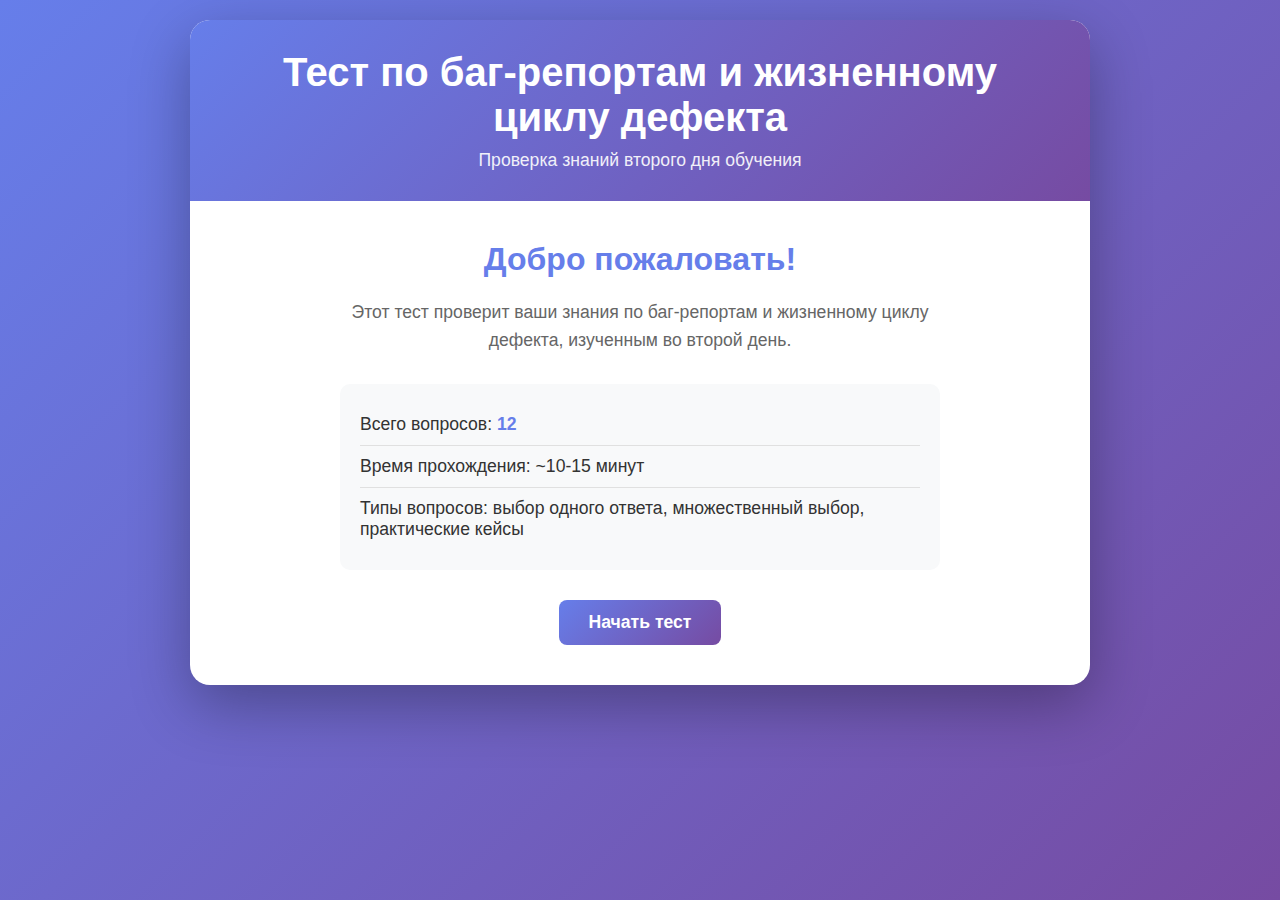
<file: day02/test/index.html>
<!DOCTYPE html>
<html lang="ru">
<head>
    <meta charset="UTF-8">
    <meta name="viewport" content="width=device-width, initial-scale=1.0">
    <title>Тест по QA - День 2</title>
    <link rel="stylesheet" href="styles.css">
</head>
<body>
    <div class="container">
        <header>
            <h1>Тест по баг-репортам и жизненному циклу дефекта</h1>
            <p class="subtitle">Проверка знаний второго дня обучения</p>
        </header>

        <div id="intro-screen" class="screen active">
            <div class="intro-content">
                <h2>Добро пожаловать!</h2>
                <p>Этот тест проверит ваши знания по баг-репортам и жизненному циклу дефекта, изученным во второй день.</p>
                <ul class="test-info">
                    <li>Всего вопросов: <strong id="total-questions">12</strong></li>
                    <li>Время прохождения: ~10-15 минут</li>
                    <li>Типы вопросов: выбор одного ответа, множественный выбор, практические кейсы</li>
                </ul>
                <button id="start-btn" class="btn btn-primary">Начать тест</button>
            </div>
        </div>

        <div id="test-screen" class="screen">
            <div class="progress-bar">
                <div id="progress-fill" class="progress-fill"></div>
            </div>
            <div class="question-counter">
                Вопрос <span id="current-question">1</span> из <span id="total-questions-counter">12</span>
            </div>

            <div id="question-container"></div>

            <div class="navigation-buttons">
                <button id="prev-btn" class="btn btn-secondary" disabled>Назад</button>
                <button id="next-btn" class="btn btn-primary">Следующий</button>
                <button id="finish-btn" class="btn btn-success" style="display: none;">Завершить тест</button>
            </div>
        </div>

        <div id="results-screen" class="screen">
            <div class="results-content">
                <h2>Результаты теста</h2>
                <div class="score-display">
                    <div class="score-circle">
                        <span id="score-percentage">0</span>%
                    </div>
                    <p class="score-text">
                        Правильных ответов: <strong id="correct-answers">0</strong> из <strong id="total-answers">12</strong>
                    </p>
                </div>

                <div id="results-details"></div>

                <div class="result-actions">
                    <button id="restart-btn" class="btn btn-primary">Пройти тест снова</button>
                </div>
            </div>
        </div>
    </div>

    <script src="script.js"></script>
</body>
</html>
</file>
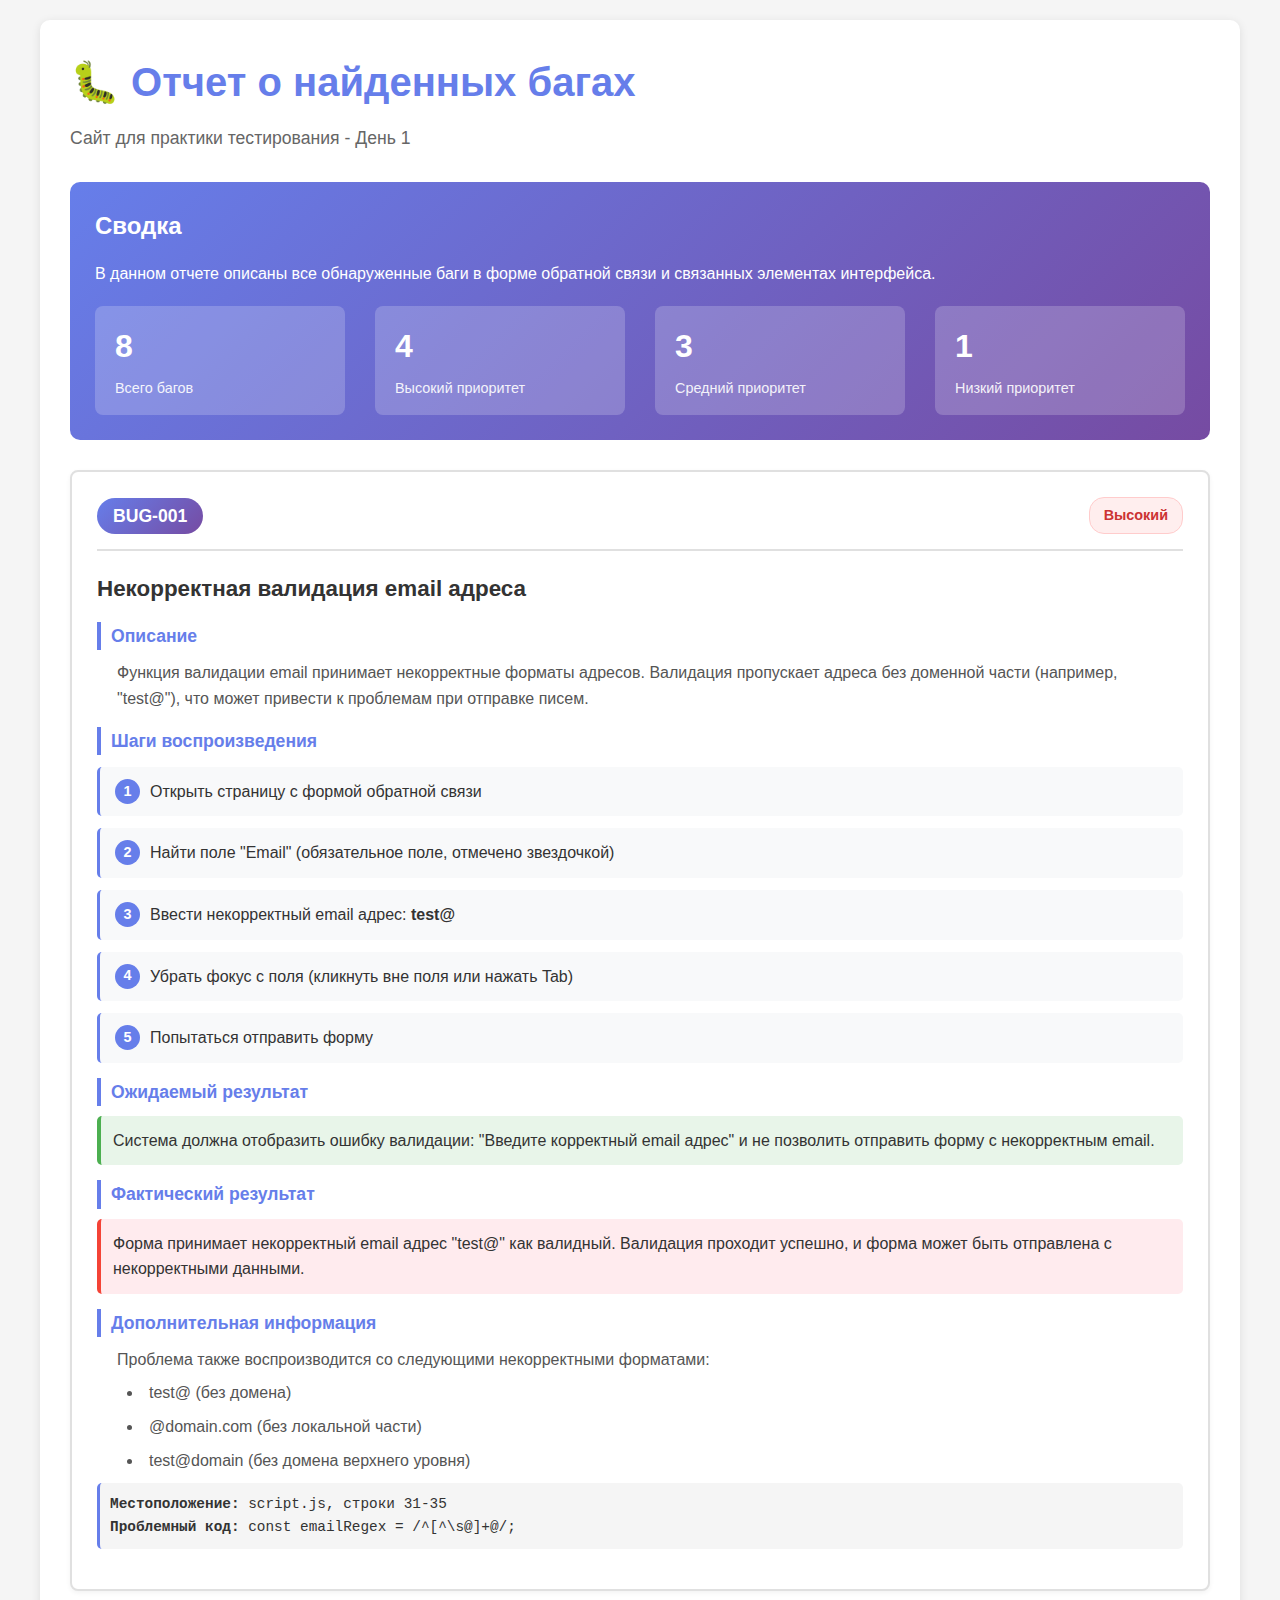
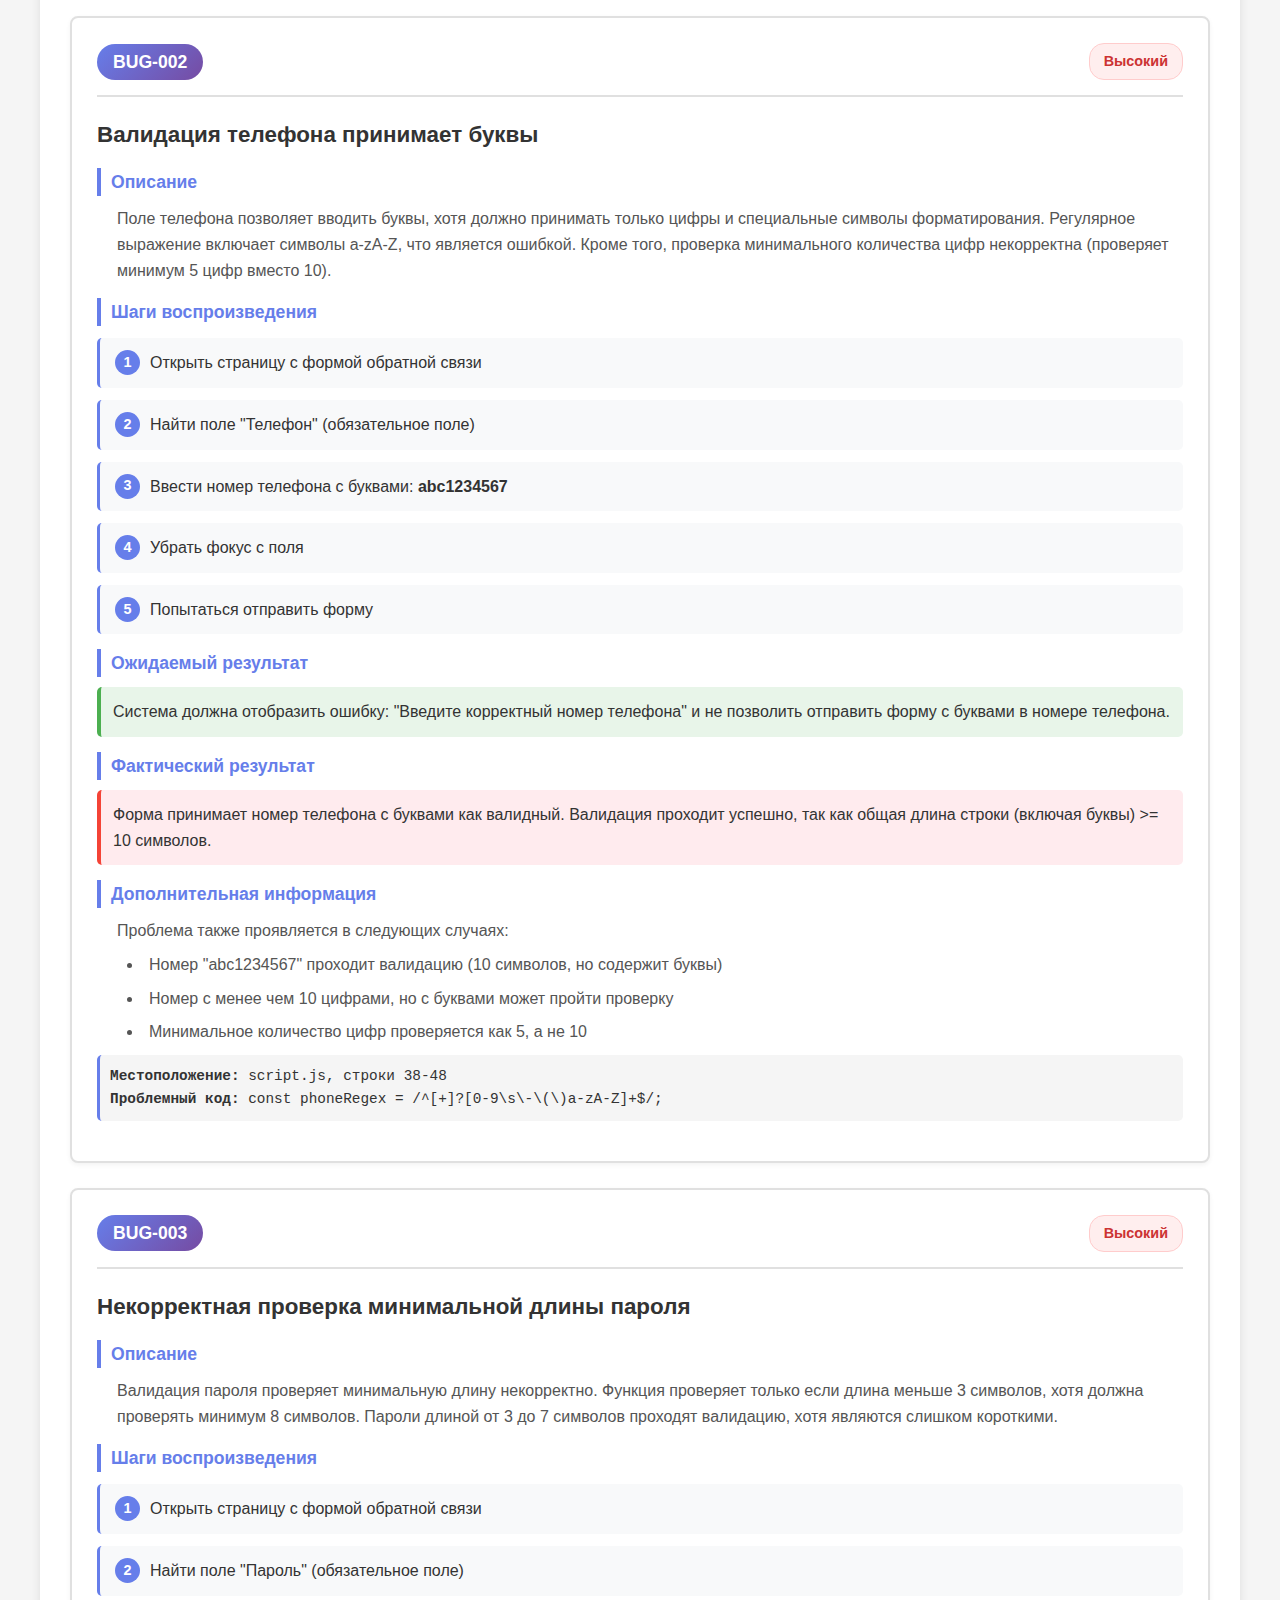
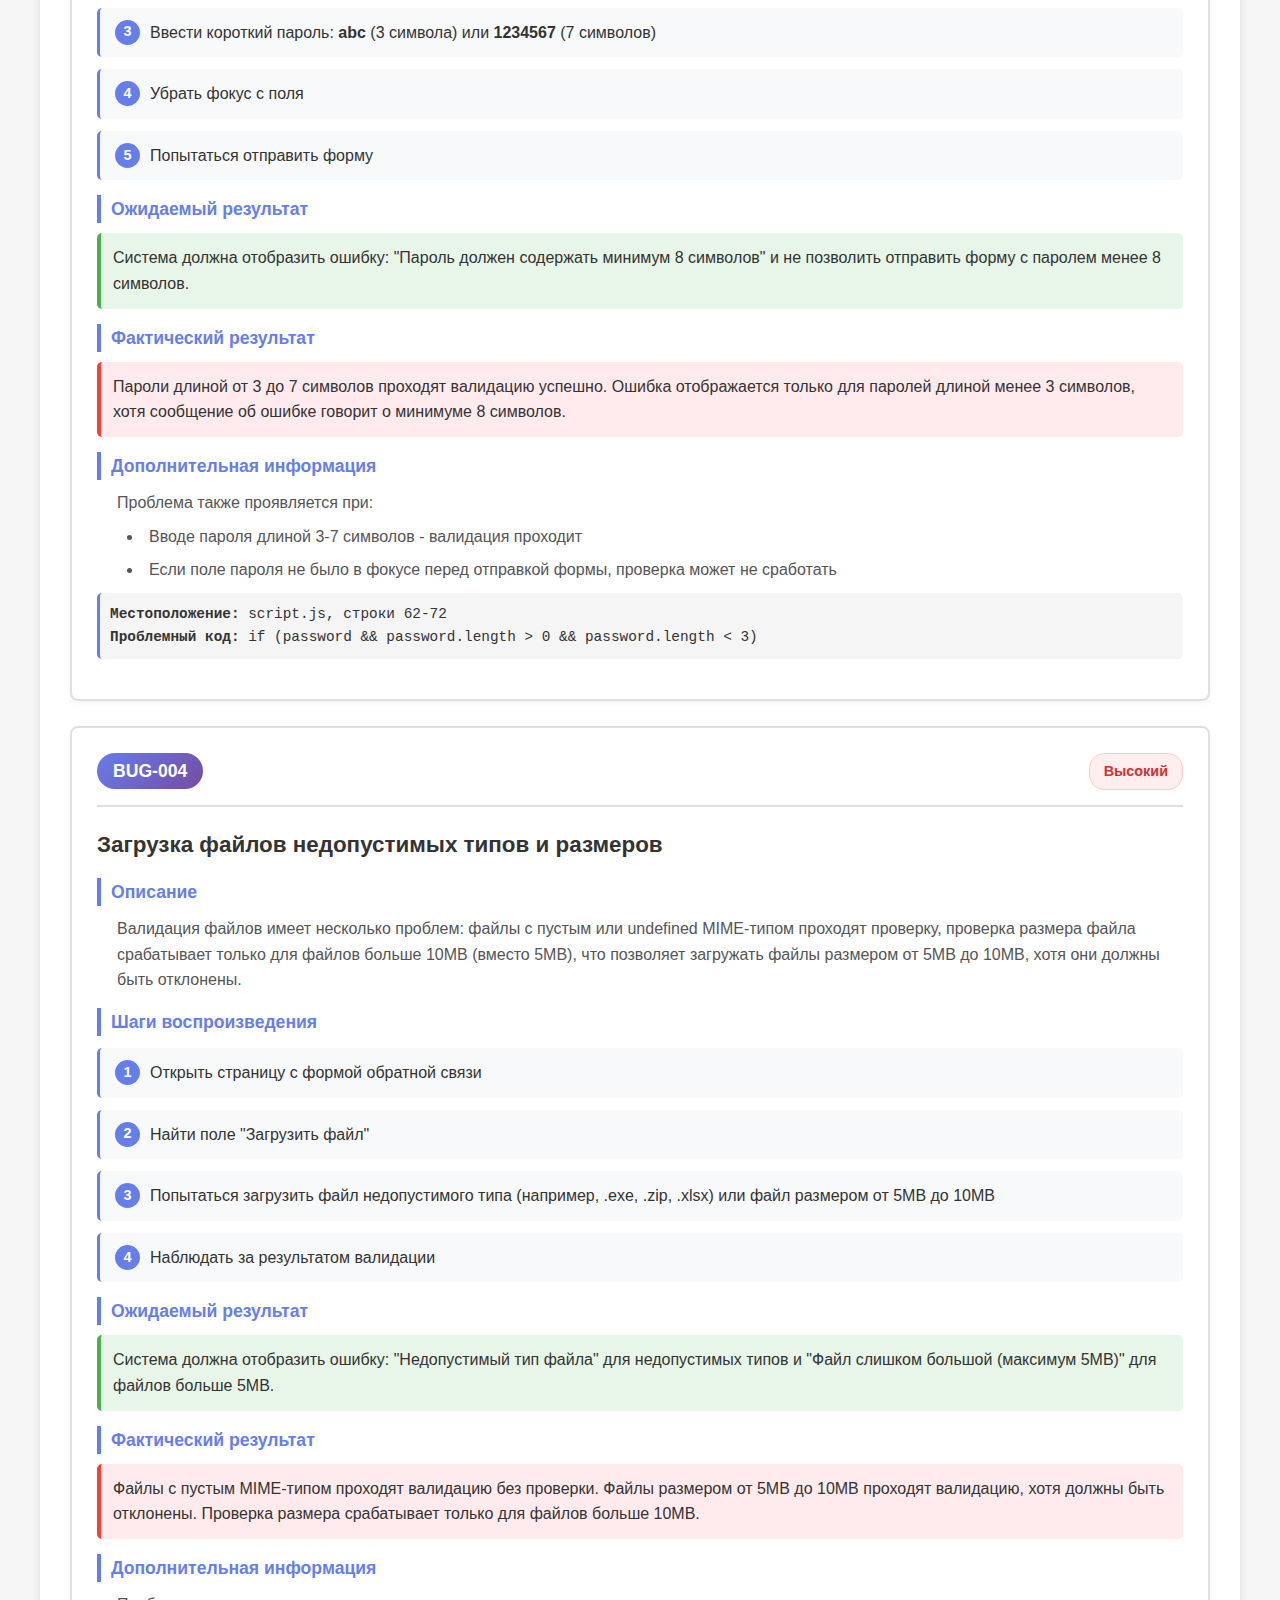
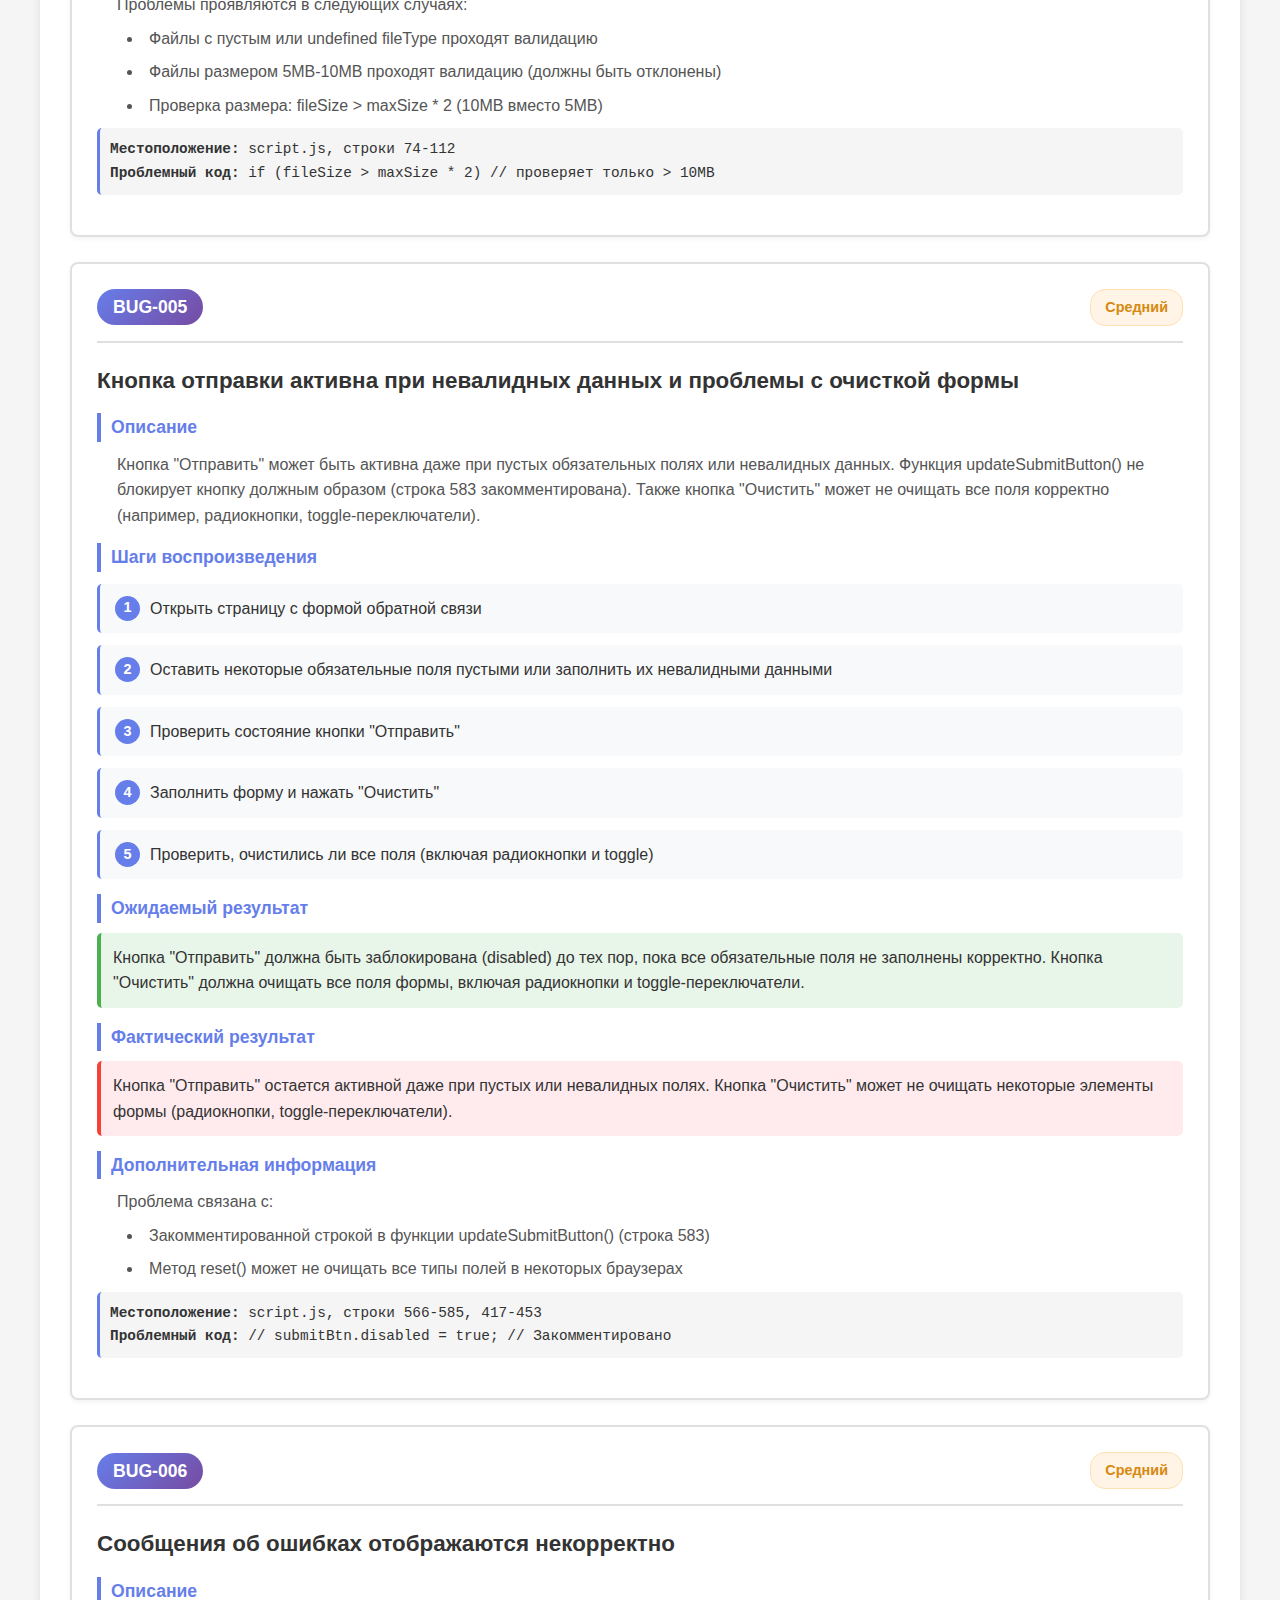
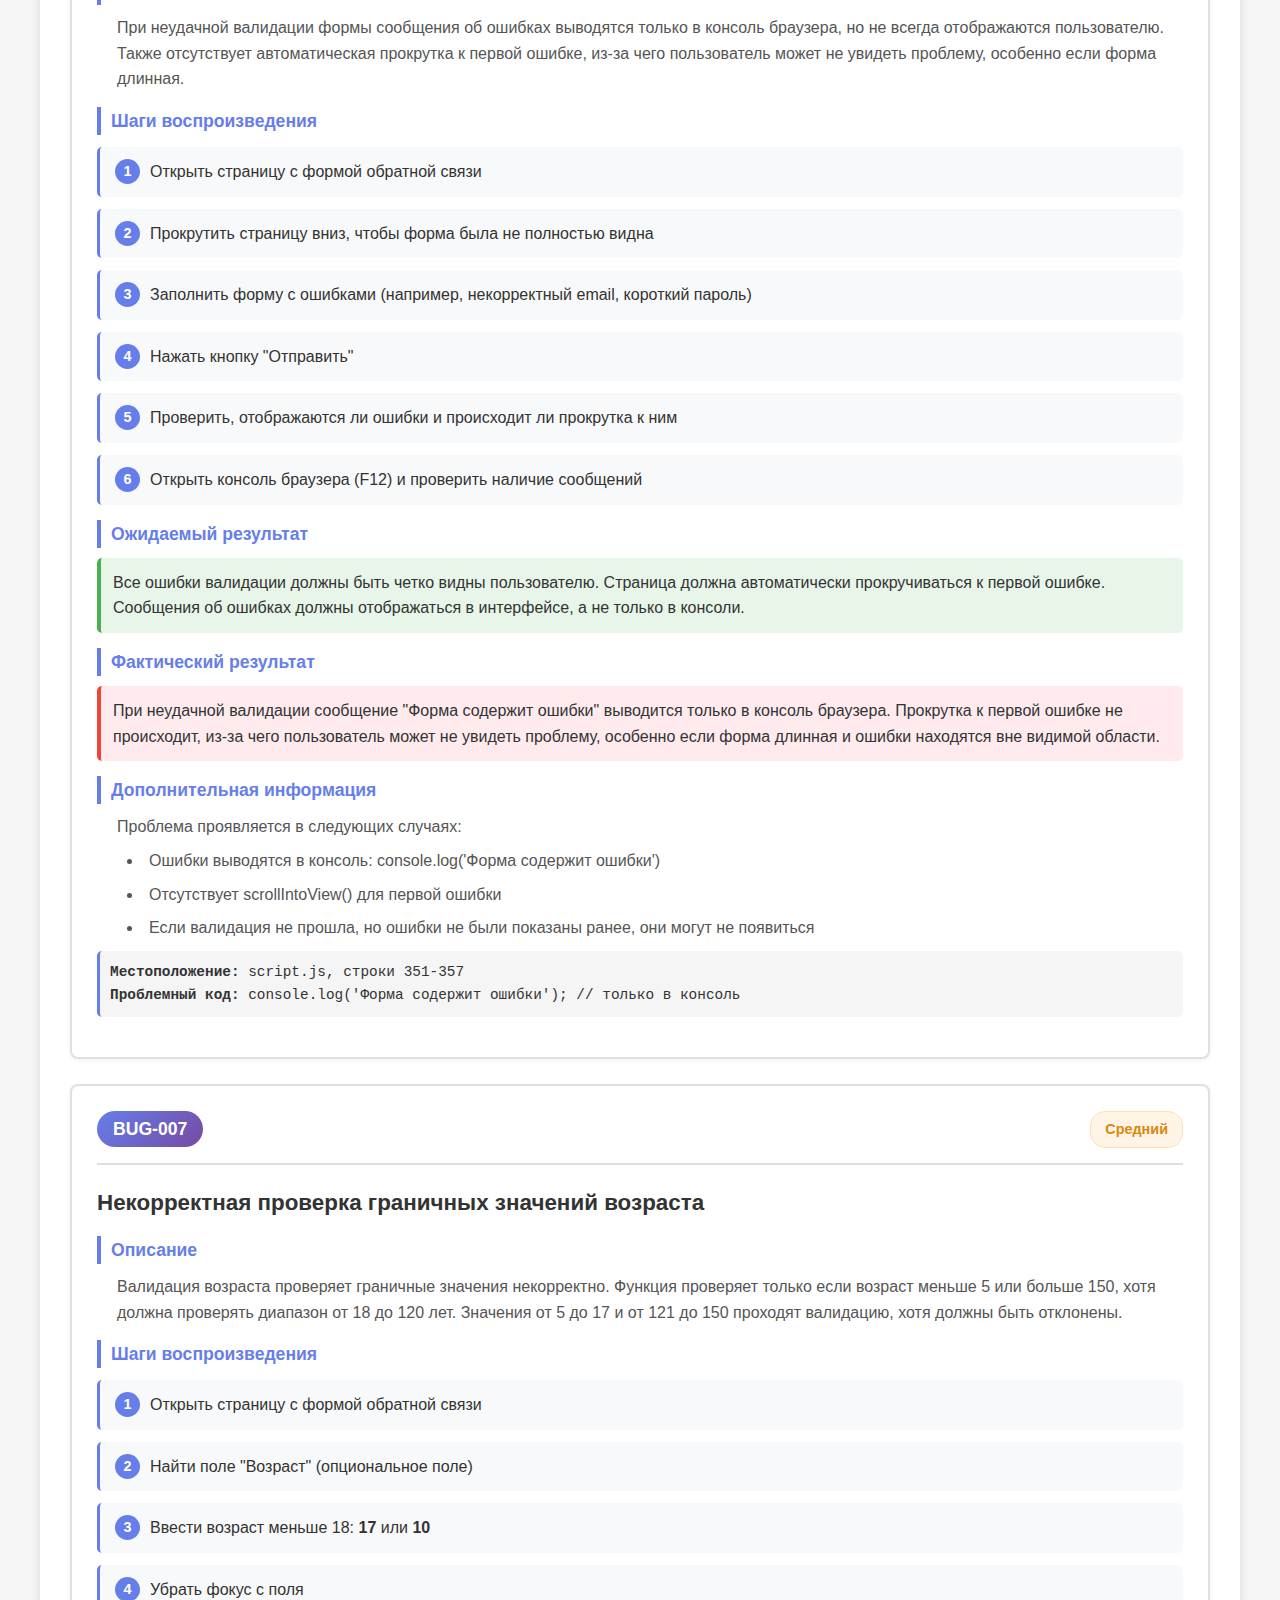
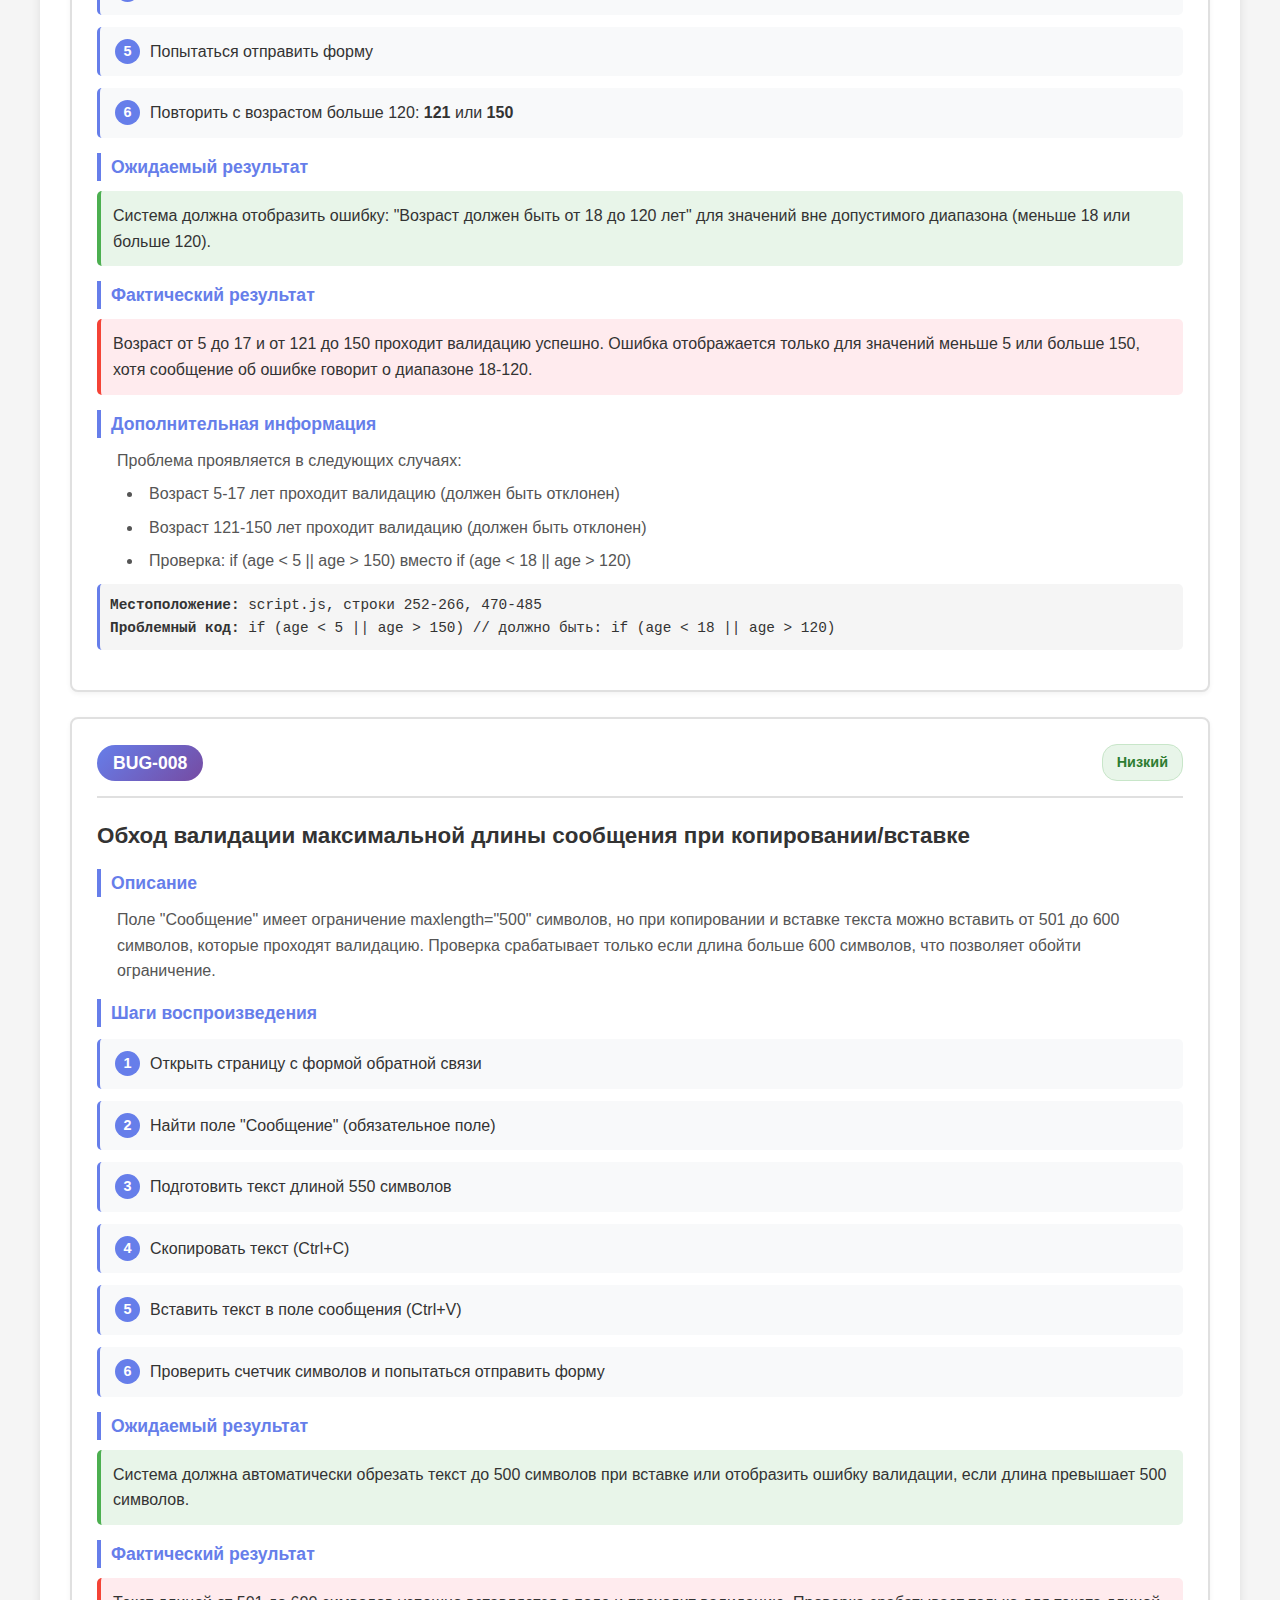
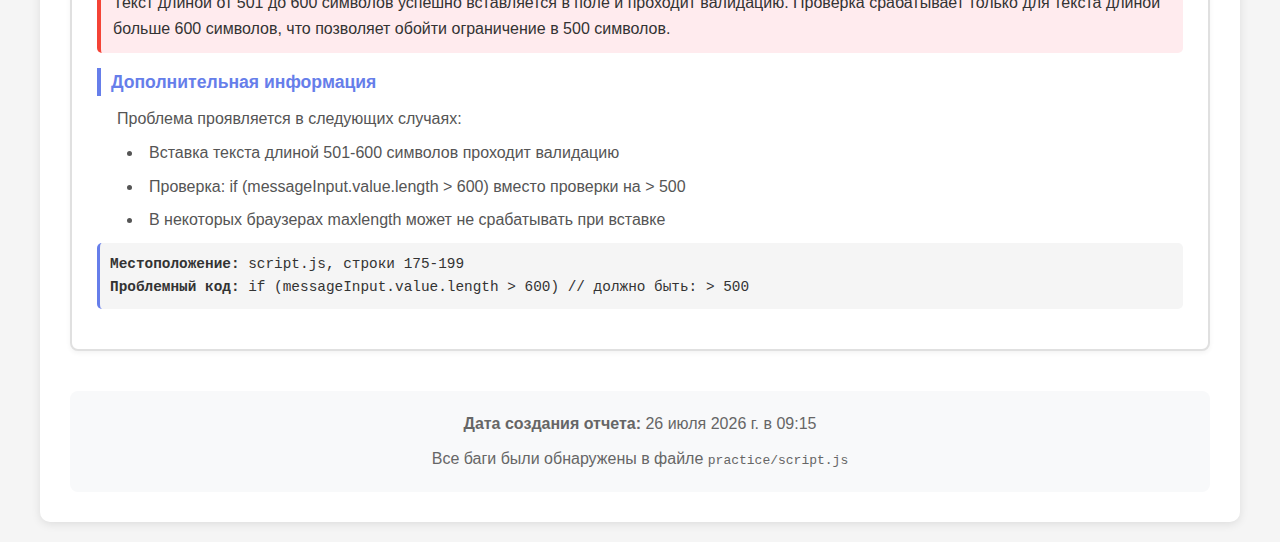
<file: day01/practice/bug_reports.html>
<!DOCTYPE html>
<html lang="ru">
<head>
    <meta charset="UTF-8">
    <meta name="viewport" content="width=device-width, initial-scale=1.0">
    <title>Отчет о багах - Практика QA</title>
    <style>
        * {
            margin: 0;
            padding: 0;
            box-sizing: border-box;
        }

        body {
            font-family: 'Segoe UI', Tahoma, Geneva, Verdana, sans-serif;
            line-height: 1.6;
            color: #333;
            background: #f5f5f5;
            padding: 20px;
        }

        .container {
            max-width: 1200px;
            margin: 0 auto;
            background: white;
            padding: 30px;
            border-radius: 10px;
            box-shadow: 0 2px 10px rgba(0, 0, 0, 0.1);
        }

        h1 {
            color: #667eea;
            margin-bottom: 10px;
            font-size: 2.5em;
        }

        .subtitle {
            color: #666;
            margin-bottom: 30px;
            font-size: 1.1em;
        }

        .bug-report {
            background: #fff;
            border: 2px solid #e0e0e0;
            border-radius: 8px;
            padding: 25px;
            margin-bottom: 25px;
            box-shadow: 0 2px 5px rgba(0, 0, 0, 0.05);
        }

        .bug-report:hover {
            border-color: #667eea;
            box-shadow: 0 4px 10px rgba(102, 126, 234, 0.1);
        }

        .bug-header {
            display: flex;
            justify-content: space-between;
            align-items: center;
            margin-bottom: 20px;
            padding-bottom: 15px;
            border-bottom: 2px solid #e0e0e0;
        }

        .bug-id {
            background: linear-gradient(135deg, #667eea 0%, #764ba2 100%);
            color: white;
            padding: 8px 16px;
            border-radius: 20px;
            font-weight: bold;
            font-size: 1.1em;
        }

        .bug-severity {
            padding: 6px 14px;
            border-radius: 15px;
            font-weight: 600;
            font-size: 0.9em;
        }

        .severity-high {
            background: #fee;
            color: #c33;
            border: 1px solid #fcc;
        }

        .severity-medium {
            background: #fff4e6;
            color: #d68910;
            border: 1px solid #ffe0b3;
        }

        .severity-low {
            background: #e8f5e9;
            color: #2e7d32;
            border: 1px solid #c8e6c9;
        }

        .bug-title {
            font-size: 1.4em;
            color: #333;
            margin: 15px 0;
            font-weight: 600;
        }

        .bug-section {
            margin: 15px 0;
        }

        .bug-section h3 {
            color: #667eea;
            margin-bottom: 10px;
            font-size: 1.1em;
            border-left: 4px solid #667eea;
            padding-left: 10px;
        }

        .bug-section p,
        .bug-section ul {
            margin-left: 20px;
            color: #555;
        }

        .bug-section ul {
            list-style-position: inside;
        }

        .bug-section li {
            margin: 8px 0;
            padding-left: 10px;
        }

        .steps-list {
            counter-reset: step-counter;
            list-style: none;
        }

        .steps-list li {
            counter-increment: step-counter;
            margin: 12px 0;
            padding: 12px;
            background: #f8f9fa;
            border-radius: 5px;
            border-left: 3px solid #667eea;
            position: relative;
            padding-left: 50px;
        }

        .steps-list li::before {
            content: counter(step-counter);
            position: absolute;
            left: 15px;
            top: 12px;
            background: #667eea;
            color: white;
            width: 25px;
            height: 25px;
            border-radius: 50%;
            display: flex;
            align-items: center;
            justify-content: center;
            font-weight: bold;
            font-size: 0.9em;
        }

        .expected-result {
            background: #e8f5e9;
            border-left: 4px solid #4caf50;
            padding: 12px;
            border-radius: 5px;
            margin-top: 10px;
        }

        .actual-result {
            background: #ffebee;
            border-left: 4px solid #f44336;
            padding: 12px;
            border-radius: 5px;
            margin-top: 10px;
        }

        .code-reference {
            background: #f5f5f5;
            padding: 10px;
            border-radius: 5px;
            font-family: 'Courier New', monospace;
            font-size: 0.9em;
            margin: 10px 0;
            border-left: 3px solid #667eea;
        }

        .summary {
            background: linear-gradient(135deg, #667eea 0%, #764ba2 100%);
            color: white;
            padding: 25px;
            border-radius: 10px;
            margin-bottom: 30px;
        }

        .summary h2 {
            margin-bottom: 15px;
        }

        .summary-stats {
            display: flex;
            gap: 30px;
            margin-top: 20px;
            flex-wrap: wrap;
        }

        .stat-item {
            background: rgba(255, 255, 255, 0.2);
            padding: 15px 20px;
            border-radius: 8px;
            flex: 1;
            min-width: 150px;
        }

        .stat-number {
            font-size: 2em;
            font-weight: bold;
            margin-bottom: 5px;
        }

        .stat-label {
            font-size: 0.9em;
            opacity: 0.9;
        }

        @media (max-width: 768px) {
            .container {
                padding: 15px;
            }

            h1 {
                font-size: 1.8em;
            }

            .bug-header {
                flex-direction: column;
                align-items: flex-start;
                gap: 10px;
            }

            .summary-stats {
                flex-direction: column;
            }
        }
    </style>
</head>
<body>
    <div class="container">
        <h1>🐛 Отчет о найденных багах</h1>
        <p class="subtitle">Сайт для практики тестирования - День 1</p>

        <div class="summary">
            <h2>Сводка</h2>
            <p>В данном отчете описаны все обнаруженные баги в форме обратной связи и связанных элементах интерфейса.</p>
            <div class="summary-stats">
                <div class="stat-item">
                    <div class="stat-number">8</div>
                    <div class="stat-label">Всего багов</div>
                </div>
                <div class="stat-item">
                    <div class="stat-number">4</div>
                    <div class="stat-label">Высокий приоритет</div>
                </div>
                <div class="stat-item">
                    <div class="stat-number">3</div>
                    <div class="stat-label">Средний приоритет</div>
                </div>
                <div class="stat-item">
                    <div class="stat-number">1</div>
                    <div class="stat-label">Низкий приоритет</div>
                </div>
            </div>
        </div>

        <!-- БАГ #1 -->
        <div class="bug-report">
            <div class="bug-header">
                <div>
                    <span class="bug-id">BUG-001</span>
                </div>
                <span class="bug-severity severity-high">Высокий</span>
            </div>
            <div class="bug-title">Некорректная валидация email адреса</div>
            
            <div class="bug-section">
                <h3>Описание</h3>
                <p>Функция валидации email принимает некорректные форматы адресов. Валидация пропускает адреса без доменной части (например, "test@"), что может привести к проблемам при отправке писем.</p>
            </div>

            <div class="bug-section">
                <h3>Шаги воспроизведения</h3>
                <ol class="steps-list">
                    <li>Открыть страницу с формой обратной связи</li>
                    <li>Найти поле "Email" (обязательное поле, отмечено звездочкой)</li>
                    <li>Ввести некорректный email адрес: <strong>test@</strong></li>
                    <li>Убрать фокус с поля (кликнуть вне поля или нажать Tab)</li>
                    <li>Попытаться отправить форму</li>
                </ol>
            </div>

            <div class="bug-section">
                <h3>Ожидаемый результат</h3>
                <div class="expected-result">
                    Система должна отобразить ошибку валидации: "Введите корректный email адрес" и не позволить отправить форму с некорректным email.
                </div>
            </div>

            <div class="bug-section">
                <h3>Фактический результат</h3>
                <div class="actual-result">
                    Форма принимает некорректный email адрес "test@" как валидный. Валидация проходит успешно, и форма может быть отправлена с некорректными данными.
                </div>
            </div>

            <div class="bug-section">
                <h3>Дополнительная информация</h3>
                <p>Проблема также воспроизводится со следующими некорректными форматами:</p>
                <ul>
                    <li>test@ (без домена)</li>
                    <li>@domain.com (без локальной части)</li>
                    <li>test@domain (без домена верхнего уровня)</li>
                </ul>
                <div class="code-reference">
                    <strong>Местоположение:</strong> script.js, строки 31-35<br>
                    <strong>Проблемный код:</strong> const emailRegex = /^[^\s@]+@/;
                </div>
            </div>
        </div>

        <!-- БАГ #2 -->
        <div class="bug-report">
            <div class="bug-header">
                <div>
                    <span class="bug-id">BUG-002</span>
                </div>
                <span class="bug-severity severity-high">Высокий</span>
            </div>
            <div class="bug-title">Валидация телефона принимает буквы</div>
            
            <div class="bug-section">
                <h3>Описание</h3>
                <p>Поле телефона позволяет вводить буквы, хотя должно принимать только цифры и специальные символы форматирования. Регулярное выражение включает символы a-zA-Z, что является ошибкой. Кроме того, проверка минимального количества цифр некорректна (проверяет минимум 5 цифр вместо 10).</p>
            </div>

            <div class="bug-section">
                <h3>Шаги воспроизведения</h3>
                <ol class="steps-list">
                    <li>Открыть страницу с формой обратной связи</li>
                    <li>Найти поле "Телефон" (обязательное поле)</li>
                    <li>Ввести номер телефона с буквами: <strong>abc1234567</strong></li>
                    <li>Убрать фокус с поля</li>
                    <li>Попытаться отправить форму</li>
                </ol>
            </div>

            <div class="bug-section">
                <h3>Ожидаемый результат</h3>
                <div class="expected-result">
                    Система должна отобразить ошибку: "Введите корректный номер телефона" и не позволить отправить форму с буквами в номере телефона.
                </div>
            </div>

            <div class="bug-section">
                <h3>Фактический результат</h3>
                <div class="actual-result">
                    Форма принимает номер телефона с буквами как валидный. Валидация проходит успешно, так как общая длина строки (включая буквы) >= 10 символов.
                </div>
            </div>

            <div class="bug-section">
                <h3>Дополнительная информация</h3>
                <p>Проблема также проявляется в следующих случаях:</p>
                <ul>
                    <li>Номер "abc1234567" проходит валидацию (10 символов, но содержит буквы)</li>
                    <li>Номер с менее чем 10 цифрами, но с буквами может пройти проверку</li>
                    <li>Минимальное количество цифр проверяется как 5, а не 10</li>
                </ul>
                <div class="code-reference">
                    <strong>Местоположение:</strong> script.js, строки 38-48<br>
                    <strong>Проблемный код:</strong> const phoneRegex = /^[+]?[0-9\s\-\(\)a-zA-Z]+$/;
                </div>
            </div>
        </div>

        <!-- БАГ #3 -->
        <div class="bug-report">
            <div class="bug-header">
                <div>
                    <span class="bug-id">BUG-003</span>
                </div>
                <span class="bug-severity severity-high">Высокий</span>
            </div>
            <div class="bug-title">Некорректная проверка минимальной длины пароля</div>
            
            <div class="bug-section">
                <h3>Описание</h3>
                <p>Валидация пароля проверяет минимальную длину некорректно. Функция проверяет только если длина меньше 3 символов, хотя должна проверять минимум 8 символов. Пароли длиной от 3 до 7 символов проходят валидацию, хотя являются слишком короткими.</p>
            </div>

            <div class="bug-section">
                <h3>Шаги воспроизведения</h3>
                <ol class="steps-list">
                    <li>Открыть страницу с формой обратной связи</li>
                    <li>Найти поле "Пароль" (обязательное поле)</li>
                    <li>Ввести короткий пароль: <strong>abc</strong> (3 символа) или <strong>1234567</strong> (7 символов)</li>
                    <li>Убрать фокус с поля</li>
                    <li>Попытаться отправить форму</li>
                </ol>
            </div>

            <div class="bug-section">
                <h3>Ожидаемый результат</h3>
                <div class="expected-result">
                    Система должна отобразить ошибку: "Пароль должен содержать минимум 8 символов" и не позволить отправить форму с паролем менее 8 символов.
                </div>
            </div>

            <div class="bug-section">
                <h3>Фактический результат</h3>
                <div class="actual-result">
                    Пароли длиной от 3 до 7 символов проходят валидацию успешно. Ошибка отображается только для паролей длиной менее 3 символов, хотя сообщение об ошибке говорит о минимуме 8 символов.
                </div>
            </div>

            <div class="bug-section">
                <h3>Дополнительная информация</h3>
                <p>Проблема также проявляется при:</p>
                <ul>
                    <li>Вводе пароля длиной 3-7 символов - валидация проходит</li>
                    <li>Если поле пароля не было в фокусе перед отправкой формы, проверка может не сработать</li>
                </ul>
                <div class="code-reference">
                    <strong>Местоположение:</strong> script.js, строки 62-72<br>
                    <strong>Проблемный код:</strong> if (password && password.length > 0 && password.length < 3)
                </div>
            </div>
        </div>

        <!-- БАГ #4 -->
        <div class="bug-report">
            <div class="bug-header">
                <div>
                    <span class="bug-id">BUG-004</span>
                </div>
                <span class="bug-severity severity-high">Высокий</span>
            </div>
            <div class="bug-title">Загрузка файлов недопустимых типов и размеров</div>
            
            <div class="bug-section">
                <h3>Описание</h3>
                <p>Валидация файлов имеет несколько проблем: файлы с пустым или undefined MIME-типом проходят проверку, проверка размера файла срабатывает только для файлов больше 10MB (вместо 5MB), что позволяет загружать файлы размером от 5MB до 10MB, хотя они должны быть отклонены.</p>
            </div>

            <div class="bug-section">
                <h3>Шаги воспроизведения</h3>
                <ol class="steps-list">
                    <li>Открыть страницу с формой обратной связи</li>
                    <li>Найти поле "Загрузить файл"</li>
                    <li>Попытаться загрузить файл недопустимого типа (например, .exe, .zip, .xlsx) или файл размером от 5MB до 10MB</li>
                    <li>Наблюдать за результатом валидации</li>
                </ol>
            </div>

            <div class="bug-section">
                <h3>Ожидаемый результат</h3>
                <div class="expected-result">
                    Система должна отобразить ошибку: "Недопустимый тип файла" для недопустимых типов и "Файл слишком большой (максимум 5MB)" для файлов больше 5MB.
                </div>
            </div>

            <div class="bug-section">
                <h3>Фактический результат</h3>
                <div class="actual-result">
                    Файлы с пустым MIME-типом проходят валидацию без проверки. Файлы размером от 5MB до 10MB проходят валидацию, хотя должны быть отклонены. Проверка размера срабатывает только для файлов больше 10MB.
                </div>
            </div>

            <div class="bug-section">
                <h3>Дополнительная информация</h3>
                <p>Проблемы проявляются в следующих случаях:</p>
                <ul>
                    <li>Файлы с пустым или undefined fileType проходят валидацию</li>
                    <li>Файлы размером 5MB-10MB проходят валидацию (должны быть отклонены)</li>
                    <li>Проверка размера: fileSize > maxSize * 2 (10MB вместо 5MB)</li>
                </ul>
                <div class="code-reference">
                    <strong>Местоположение:</strong> script.js, строки 74-112<br>
                    <strong>Проблемный код:</strong> if (fileSize > maxSize * 2) // проверяет только > 10MB
                </div>
            </div>
        </div>

        <!-- БАГ #5 -->
        <div class="bug-report">
            <div class="bug-header">
                <div>
                    <span class="bug-id">BUG-005</span>
                </div>
                <span class="bug-severity severity-medium">Средний</span>
            </div>
            <div class="bug-title">Кнопка отправки активна при невалидных данных и проблемы с очисткой формы</div>
            
            <div class="bug-section">
                <h3>Описание</h3>
                <p>Кнопка "Отправить" может быть активна даже при пустых обязательных полях или невалидных данных. Функция updateSubmitButton() не блокирует кнопку должным образом (строка 583 закомментирована). Также кнопка "Очистить" может не очищать все поля корректно (например, радиокнопки, toggle-переключатели).</p>
            </div>

            <div class="bug-section">
                <h3>Шаги воспроизведения</h3>
                <ol class="steps-list">
                    <li>Открыть страницу с формой обратной связи</li>
                    <li>Оставить некоторые обязательные поля пустыми или заполнить их невалидными данными</li>
                    <li>Проверить состояние кнопки "Отправить"</li>
                    <li>Заполнить форму и нажать "Очистить"</li>
                    <li>Проверить, очистились ли все поля (включая радиокнопки и toggle)</li>
                </ol>
            </div>

            <div class="bug-section">
                <h3>Ожидаемый результат</h3>
                <div class="expected-result">
                    Кнопка "Отправить" должна быть заблокирована (disabled) до тех пор, пока все обязательные поля не заполнены корректно. Кнопка "Очистить" должна очищать все поля формы, включая радиокнопки и toggle-переключатели.
                </div>
            </div>

            <div class="bug-section">
                <h3>Фактический результат</h3>
                <div class="actual-result">
                    Кнопка "Отправить" остается активной даже при пустых или невалидных полях. Кнопка "Очистить" может не очищать некоторые элементы формы (радиокнопки, toggle-переключатели).
                </div>
            </div>

            <div class="bug-section">
                <h3>Дополнительная информация</h3>
                <p>Проблема связана с:</p>
                <ul>
                    <li>Закомментированной строкой в функции updateSubmitButton() (строка 583)</li>
                    <li>Метод reset() может не очищать все типы полей в некоторых браузерах</li>
                </ul>
                <div class="code-reference">
                    <strong>Местоположение:</strong> script.js, строки 566-585, 417-453<br>
                    <strong>Проблемный код:</strong> // submitBtn.disabled = true; // Закомментировано
                </div>
            </div>
        </div>

        <!-- БАГ #6 -->
        <div class="bug-report">
            <div class="bug-header">
                <div>
                    <span class="bug-id">BUG-006</span>
                </div>
                <span class="bug-severity severity-medium">Средний</span>
            </div>
            <div class="bug-title">Сообщения об ошибках отображаются некорректно</div>
            
            <div class="bug-section">
                <h3>Описание</h3>
                <p>При неудачной валидации формы сообщения об ошибках выводятся только в консоль браузера, но не всегда отображаются пользователю. Также отсутствует автоматическая прокрутка к первой ошибке, из-за чего пользователь может не увидеть проблему, особенно если форма длинная.</p>
            </div>

            <div class="bug-section">
                <h3>Шаги воспроизведения</h3>
                <ol class="steps-list">
                    <li>Открыть страницу с формой обратной связи</li>
                    <li>Прокрутить страницу вниз, чтобы форма была не полностью видна</li>
                    <li>Заполнить форму с ошибками (например, некорректный email, короткий пароль)</li>
                    <li>Нажать кнопку "Отправить"</li>
                    <li>Проверить, отображаются ли ошибки и происходит ли прокрутка к ним</li>
                    <li>Открыть консоль браузера (F12) и проверить наличие сообщений</li>
                </ol>
            </div>

            <div class="bug-section">
                <h3>Ожидаемый результат</h3>
                <div class="expected-result">
                    Все ошибки валидации должны быть четко видны пользователю. Страница должна автоматически прокручиваться к первой ошибке. Сообщения об ошибках должны отображаться в интерфейсе, а не только в консоли.
                </div>
            </div>

            <div class="bug-section">
                <h3>Фактический результат</h3>
                <div class="actual-result">
                    При неудачной валидации сообщение "Форма содержит ошибки" выводится только в консоль браузера. Прокрутка к первой ошибке не происходит, из-за чего пользователь может не увидеть проблему, особенно если форма длинная и ошибки находятся вне видимой области.
                </div>
            </div>

            <div class="bug-section">
                <h3>Дополнительная информация</h3>
                <p>Проблема проявляется в следующих случаях:</p>
                <ul>
                    <li>Ошибки выводятся в консоль: console.log('Форма содержит ошибки')</li>
                    <li>Отсутствует scrollIntoView() для первой ошибки</li>
                    <li>Если валидация не прошла, но ошибки не были показаны ранее, они могут не появиться</li>
                </ul>
                <div class="code-reference">
                    <strong>Местоположение:</strong> script.js, строки 351-357<br>
                    <strong>Проблемный код:</strong> console.log('Форма содержит ошибки'); // только в консоль
                </div>
            </div>
        </div>

        <!-- БАГ #7 -->
        <div class="bug-report">
            <div class="bug-header">
                <div>
                    <span class="bug-id">BUG-007</span>
                </div>
                <span class="bug-severity severity-medium">Средний</span>
            </div>
            <div class="bug-title">Некорректная проверка граничных значений возраста</div>
            
            <div class="bug-section">
                <h3>Описание</h3>
                <p>Валидация возраста проверяет граничные значения некорректно. Функция проверяет только если возраст меньше 5 или больше 150, хотя должна проверять диапазон от 18 до 120 лет. Значения от 5 до 17 и от 121 до 150 проходят валидацию, хотя должны быть отклонены.</p>
            </div>

            <div class="bug-section">
                <h3>Шаги воспроизведения</h3>
                <ol class="steps-list">
                    <li>Открыть страницу с формой обратной связи</li>
                    <li>Найти поле "Возраст" (опциональное поле)</li>
                    <li>Ввести возраст меньше 18: <strong>17</strong> или <strong>10</strong></li>
                    <li>Убрать фокус с поля</li>
                    <li>Попытаться отправить форму</li>
                    <li>Повторить с возрастом больше 120: <strong>121</strong> или <strong>150</strong></li>
                </ol>
            </div>

            <div class="bug-section">
                <h3>Ожидаемый результат</h3>
                <div class="expected-result">
                    Система должна отобразить ошибку: "Возраст должен быть от 18 до 120 лет" для значений вне допустимого диапазона (меньше 18 или больше 120).
                </div>
            </div>

            <div class="bug-section">
                <h3>Фактический результат</h3>
                <div class="actual-result">
                    Возраст от 5 до 17 и от 121 до 150 проходит валидацию успешно. Ошибка отображается только для значений меньше 5 или больше 150, хотя сообщение об ошибке говорит о диапазоне 18-120.
                </div>
            </div>

            <div class="bug-section">
                <h3>Дополнительная информация</h3>
                <p>Проблема проявляется в следующих случаях:</p>
                <ul>
                    <li>Возраст 5-17 лет проходит валидацию (должен быть отклонен)</li>
                    <li>Возраст 121-150 лет проходит валидацию (должен быть отклонен)</li>
                    <li>Проверка: if (age < 5 || age > 150) вместо if (age < 18 || age > 120)</li>
                </ul>
                <div class="code-reference">
                    <strong>Местоположение:</strong> script.js, строки 252-266, 470-485<br>
                    <strong>Проблемный код:</strong> if (age < 5 || age > 150) // должно быть: if (age < 18 || age > 120)
                </div>
            </div>
        </div>

        <!-- БАГ #8 -->
        <div class="bug-report">
            <div class="bug-header">
                <div>
                    <span class="bug-id">BUG-008</span>
                </div>
                <span class="bug-severity severity-low">Низкий</span>
            </div>
            <div class="bug-title">Обход валидации максимальной длины сообщения при копировании/вставке</div>
            
            <div class="bug-section">
                <h3>Описание</h3>
                <p>Поле "Сообщение" имеет ограничение maxlength="500" символов, но при копировании и вставке текста можно вставить от 501 до 600 символов, которые проходят валидацию. Проверка срабатывает только если длина больше 600 символов, что позволяет обойти ограничение.</p>
            </div>

            <div class="bug-section">
                <h3>Шаги воспроизведения</h3>
                <ol class="steps-list">
                    <li>Открыть страницу с формой обратной связи</li>
                    <li>Найти поле "Сообщение" (обязательное поле)</li>
                    <li>Подготовить текст длиной 550 символов</li>
                    <li>Скопировать текст (Ctrl+C)</li>
                    <li>Вставить текст в поле сообщения (Ctrl+V)</li>
                    <li>Проверить счетчик символов и попытаться отправить форму</li>
                </ol>
            </div>

            <div class="bug-section">
                <h3>Ожидаемый результат</h3>
                <div class="expected-result">
                    Система должна автоматически обрезать текст до 500 символов при вставке или отобразить ошибку валидации, если длина превышает 500 символов.
                </div>
            </div>

            <div class="bug-section">
                <h3>Фактический результат</h3>
                <div class="actual-result">
                    Текст длиной от 501 до 600 символов успешно вставляется в поле и проходит валидацию. Проверка срабатывает только для текста длиной больше 600 символов, что позволяет обойти ограничение в 500 символов.
                </div>
            </div>

            <div class="bug-section">
                <h3>Дополнительная информация</h3>
                <p>Проблема проявляется в следующих случаях:</p>
                <ul>
                    <li>Вставка текста длиной 501-600 символов проходит валидацию</li>
                    <li>Проверка: if (messageInput.value.length > 600) вместо проверки на > 500</li>
                    <li>В некоторых браузерах maxlength может не срабатывать при вставке</li>
                </ul>
                <div class="code-reference">
                    <strong>Местоположение:</strong> script.js, строки 175-199<br>
                    <strong>Проблемный код:</strong> if (messageInput.value.length > 600) // должно быть: > 500
                </div>
            </div>
        </div>

        <div style="margin-top: 40px; padding: 20px; background: #f8f9fa; border-radius: 8px; text-align: center; color: #666;">
            <p><strong>Дата создания отчета:</strong> <span id="report-date"></span></p>
            <p style="margin-top: 10px;">Все баги были обнаружены в файле <code>practice/script.js</code></p>
        </div>
    </div>

    <script>
        document.getElementById('report-date').textContent = new Date().toLocaleDateString('ru-RU', {
            year: 'numeric',
            month: 'long',
            day: 'numeric',
            hour: '2-digit',
            minute: '2-digit'
        });
    </script>
</body>
</html>
</file>
<file: day01/practice/styles.css>
* {
    margin: 0;
    padding: 0;
    box-sizing: border-box;
}

body {
    font-family: 'Segoe UI', Tahoma, Geneva, Verdana, sans-serif;
    line-height: 1.6;
    color: #333;
    background: #f5f5f5;
}

.container {
    max-width: 1200px;
    margin: 0 auto;
    padding: 0 20px;
}

/* Header и Navigation */
header {
    background: linear-gradient(135deg, #667eea 0%, #764ba2 100%);
    color: white;
    box-shadow: 0 2px 10px rgba(0, 0, 0, 0.1);
    position: sticky;
    top: 0;
    z-index: 1000;
}

.navbar {
    padding: 1rem 0;
}

.nav-container {
    max-width: 1200px;
    margin: 0 auto;
    padding: 0 20px;
    display: flex;
    justify-content: space-between;
    align-items: center;
}

.logo {
    font-size: 1.5em;
    font-weight: bold;
}

.nav-menu {
    display: flex;
    list-style: none;
    gap: 2rem;
}

.nav-link {
    color: white;
    text-decoration: none;
    transition: opacity 0.3s;
    padding: 0.5rem 1rem;
    border-radius: 5px;
}

.nav-link:hover {
    background: rgba(255, 255, 255, 0.2);
    opacity: 0.9;
}

/* Hero Section */
.hero {
    background: linear-gradient(135deg, #667eea 0%, #764ba2 100%);
    color: white;
    padding: 4rem 0;
    text-align: center;
}

.hero h1 {
    font-size: 2.5em;
    margin-bottom: 1rem;
}

.subtitle {
    font-size: 1.2em;
    opacity: 0.95;
}

/* Content Sections */
.content-section {
    background: white;
    margin: 2rem auto;
    padding: 3rem 0;
    border-radius: 10px;
    box-shadow: 0 2px 10px rgba(0, 0, 0, 0.1);
}

.content-section h2 {
    color: #667eea;
    margin-bottom: 1rem;
    font-size: 2em;
}

.section-description {
    color: #666;
    margin-bottom: 2rem;
    font-size: 1.1em;
}

/* Form Styles */
.contact-form {
    max-width: 600px;
    margin: 0 auto;
}

.form-group {
    margin-bottom: 1.5rem;
}

.form-group label {
    display: block;
    margin-bottom: 0.5rem;
    font-weight: 600;
    color: #333;
}

.form-group > label:not(.toggle-label) {
    display: block;
    margin-bottom: 0.5rem;
    font-weight: 600;
    color: #333;
}

.required {
    color: #e74c3c;
}

.form-group input[type="text"],
.form-group input[type="email"],
.form-group input[type="tel"],
.form-group input[type="date"],
.form-group input[type="number"],
.form-group input[type="url"],
.form-group input[type="password"],
.form-group input[type="search"],
.form-group select,
.form-group textarea {
    width: 100%;
    padding: 0.75rem;
    border: 2px solid #ddd;
    border-radius: 5px;
    font-size: 1em;
    font-family: inherit;
    transition: border-color 0.3s;
}

/* Специфичные стили для разных типов полей */
.form-group input[type="date"] {
    cursor: pointer;
}

.form-group input[type="number"] {
    -moz-appearance: textfield;
}

.form-group input[type="number"]::-webkit-outer-spin-button,
.form-group input[type="number"]::-webkit-inner-spin-button {
    -webkit-appearance: none;
    margin: 0;
}

.form-group input[type="search"] {
    -webkit-appearance: none;
    appearance: none;
}

.form-group input[type="search"]::-webkit-search-cancel-button {
    -webkit-appearance: none;
    appearance: none;
}

.form-group input[type="text"]:focus,
.form-group input[type="email"]:focus,
.form-group input[type="tel"]:focus,
.form-group input[type="date"]:focus,
.form-group input[type="number"]:focus,
.form-group input[type="url"]:focus,
.form-group input[type="password"]:focus,
.form-group input[type="search"]:focus,
.form-group select:focus,
.form-group textarea:focus {
    outline: none;
    border-color: #667eea;
}

.form-group input[type="text"].error,
.form-group input[type="email"].error,
.form-group input[type="tel"].error,
.form-group input[type="date"].error,
.form-group input[type="number"].error,
.form-group input[type="url"].error,
.form-group input[type="password"].error,
.form-group input[type="search"].error,
.form-group select.error,
.form-group textarea.error {
    border-color: #e74c3c;
}

.form-group input[type="text"].success,
.form-group input[type="email"].success,
.form-group input[type="tel"].success,
.form-group input[type="date"].success,
.form-group input[type="number"].success,
.form-group input[type="url"].success,
.form-group input[type="password"].success,
.form-group input[type="search"].success,
.form-group select.success,
.form-group textarea.success {
    border-color: #27ae60;
}

.form-group input[type="text"]:disabled,
.form-group input[type="email"]:disabled,
.form-group input[type="tel"]:disabled,
.form-group input[type="date"]:disabled,
.form-group input[type="number"]:disabled,
.form-group input[type="url"]:disabled,
.form-group input[type="password"]:disabled,
.form-group input[type="search"]:disabled,
.form-group select:disabled,
.form-group textarea:disabled {
    background-color: #f5f5f5;
    cursor: not-allowed;
    opacity: 0.6;
}

.form-group input[type="text"][readonly],
.form-group input[type="email"][readonly],
.form-group input[type="tel"][readonly],
.form-group input[type="date"][readonly],
.form-group input[type="number"][readonly],
.form-group input[type="url"][readonly],
.form-group input[type="password"][readonly],
.form-group input[type="search"][readonly],
.form-group textarea[readonly] {
    background-color: #f8f9fa;
    cursor: default;
    border-color: #ddd;
}

.error-message {
    display: block;
    color: #e74c3c;
    font-size: 0.9em;
    margin-top: 0.5rem;
    min-height: 1.2em;
}

.char-counter {
    text-align: right;
    font-size: 0.9em;
    color: #666;
    margin-top: 0.5rem;
}

.checkbox-group,
.radio-group {
    margin-top: 1.5rem;
}

.checkbox-label,
.radio-label {
    display: flex;
    align-items: center;
    cursor: pointer;
    margin-bottom: 0.5rem;
}

.checkbox-label input[type="checkbox"],
.radio-label input[type="radio"] {
    width: auto;
    margin-right: 0.5rem;
    cursor: pointer;
}

.radio-options {
    display: flex;
    gap: 1.5rem;
    margin-top: 0.5rem;
    flex-wrap: wrap;
}

.radio-options .radio-label {
    margin-bottom: 0;
    flex: 0 0 auto;
}

.form-actions {
    display: flex;
    gap: 1rem;
    margin-top: 2rem;
    flex-wrap: wrap;
}

.form-actions .button-with-hint {
    flex: 1;
    min-width: 150px;
}

.btn {
    padding: 0.75rem 2rem;
    border: none;
    border-radius: 5px;
    font-size: 1em;
    font-weight: 600;
    cursor: pointer;
    transition: all 0.3s;
    font-family: inherit;
}

.btn-primary {
    background: linear-gradient(135deg, #667eea 0%, #764ba2 100%);
    color: white;
}

.btn-primary:hover:not(:disabled) {
    transform: translateY(-2px);
    box-shadow: 0 5px 15px rgba(102, 126, 234, 0.4);
}

.btn-secondary {
    background: #6c757d;
    color: white;
}

.btn-secondary:hover:not(:disabled) {
    background: #5a6268;
    transform: translateY(-2px);
}

.btn-danger {
    background: #e74c3c;
    color: white;
}

.btn-danger:hover {
    background: #c0392b;
    transform: translateY(-2px);
}

.btn:disabled {
    opacity: 0.5;
    cursor: not-allowed;
}

.success-message {
    background: #d4edda;
    color: #155724;
    padding: 1rem;
    border-radius: 5px;
    margin-top: 1rem;
    border: 1px solid #c3e6cb;
}

/* Feature List */
.feature-list {
    list-style: none;
    padding-left: 0;
}

.feature-list li {
    padding: 0.5rem 0;
    padding-left: 1.5rem;
    position: relative;
}

.feature-list li:before {
    content: "✓";
    position: absolute;
    left: 0;
    color: #27ae60;
    font-weight: bold;
}

/* Interactive Elements */
.interactive-elements {
    background: #f8f9fa;
}

.elements-grid {
    display: grid;
    grid-template-columns: repeat(auto-fit, minmax(300px, 1fr));
    gap: 2rem;
    margin-top: 2rem;
}

.element-card {
    background: white;
    padding: 1.5rem;
    border-radius: 8px;
    box-shadow: 0 2px 5px rgba(0, 0, 0, 0.1);
}

.element-card h3 {
    color: #667eea;
    margin-bottom: 1rem;
    font-size: 1.3em;
}

.element-card .btn,
.element-card .input-test {
    margin: 0.5rem 0.5rem 0.5rem 0;
    display: inline-block;
}

.input-test {
    width: 100%;
    padding: 0.5rem;
    border: 2px solid #ddd;
    border-radius: 5px;
    margin-bottom: 0.5rem;
}

.contact-wrapper {
    display: grid;
    grid-template-columns: repeat(auto-fit, minmax(300px, 1fr));
    gap: 2rem;
    margin: 2rem 0;
}

.contact-info {
    background: #f8f9fa;
    padding: 1.5rem;
    border-radius: 8px;
}

.contact-info h3,
.social-links h3,
.quick-contact h3 {
    color: #667eea;
    margin-bottom: 1rem;
    font-size: 1.3em;
}

.contact-item {
    margin: 1rem 0;
    padding: 0.5rem 0;
    border-bottom: 1px solid #e0e0e0;
}

.contact-item:last-child {
    border-bottom: none;
}

.contact-item strong {
    display: block;
    margin-bottom: 0.3rem;
    color: #333;
}

.contact-link {
    color: #667eea;
    text-decoration: none;
    transition: color 0.3s;
    display: inline-block;
    margin-top: 0.3rem;
}

.contact-link:hover {
    color: #764ba2;
    text-decoration: underline;
}

.social-links {
    background: #f8f9fa;
    padding: 1.5rem;
    border-radius: 8px;
}

.social-buttons {
    display: flex;
    flex-direction: column;
    gap: 0.75rem;
}

.btn-social {
    background: #667eea;
    color: white;
    width: 100%;
}

.btn-social:hover {
    background: #764ba2;
}

.quick-contact {
    text-align: center;
    margin-top: 2rem;
    padding: 2rem;
    background: linear-gradient(135deg, #f8f9fa 0%, #e9ecef 100%);
    border-radius: 8px;
}

/* Modal */
.modal {
    display: none;
    position: fixed;
    z-index: 2000;
    left: 0;
    top: 0;
    width: 100%;
    height: 100%;
    background-color: rgba(0, 0, 0, 0.5);
    animation: fadeIn 0.3s;
}

.modal.show {
    display: flex;
    align-items: center;
    justify-content: center;
}

.modal-content {
    background-color: white;
    padding: 2rem;
    border-radius: 10px;
    max-width: 500px;
    width: 90%;
    position: relative;
    animation: slideDown 0.3s;
}

.close {
    position: absolute;
    right: 1rem;
    top: 1rem;
    font-size: 2em;
    font-weight: bold;
    color: #aaa;
    cursor: pointer;
    line-height: 1;
}

.close:hover {
    color: #333;
}

.modal-content h3 {
    color: #667eea;
    margin-bottom: 1rem;
}

/* Footer */
footer {
    background: #333;
    color: white;
    text-align: center;
    padding: 2rem 0;
    margin-top: 3rem;
}

/* Animations */
@keyframes fadeIn {
    from {
        opacity: 0;
    }
    to {
        opacity: 1;
    }
}

@keyframes slideDown {
    from {
        transform: translateY(-50px);
        opacity: 0;
    }
    to {
        transform: translateY(0);
        opacity: 1;
    }
}

/* Smooth Scroll */
html {
    scroll-behavior: smooth;
}

/* Новые стили для расширенной формы */

/* Bug hints */
.input-with-hint {
    position: relative;
    display: inline-block;
    width: 100%;
}

.bug-hint {
    position: absolute;
    right: 10px;
    top: 50%;
    transform: translateY(-50%);
    font-size: 1.2em;
    cursor: help;
    z-index: 10;
    opacity: 0.7;
    transition: opacity 0.3s, transform 0.3s;
    animation: bugPulse 2s ease-in-out infinite;
    background: rgba(231, 76, 60, 0.1);
    border-radius: 50%;
    padding: 2px;
    display: inline-block;
    line-height: 1;
}

.bug-hint:hover {
    opacity: 1;
    transform: translateY(-50%) scale(1.3);
    background: rgba(231, 76, 60, 0.2);
}

.bug-hint::after {
    content: attr(title);
    position: absolute;
    bottom: 100%;
    left: 50%;
    transform: translateX(-50%);
    background: #333;
    color: white;
    padding: 0.5rem 0.75rem;
    border-radius: 5px;
    font-size: 0.85em;
    white-space: nowrap;
    opacity: 0;
    pointer-events: none;
    transition: opacity 0.3s;
    margin-bottom: 5px;
    z-index: 1000;
}

.bug-hint:hover::after {
    opacity: 1;
}

.password-bug-hint {
    right: 45px;
}

.textarea-bug-hint {
    top: 10px;
    right: 10px;
    transform: none;
}

.textarea-bug-hint:hover {
    transform: scale(1.2);
}

.message-bug-hint {
    position: absolute;
    top: 10px;
    right: 10px;
    font-size: 1em;
}

.success-message {
    position: relative;
}

.button-with-hint {
    position: relative;
    display: inline-block;
}

.button-bug-hint {
    position: absolute;
    top: -8px;
    right: -8px;
    font-size: 1em;
}

@keyframes bugPulse {
    0%, 100% {
        opacity: 0.7;
    }
    50% {
        opacity: 1;
    }
}

/* Password wrapper */
.password-wrapper {
    position: relative;
    display: flex;
    align-items: center;
}

.password-wrapper input {
    padding-right: 45px;
}

.toggle-password {
    position: absolute;
    right: 10px;
    background: none;
    border: none;
    cursor: pointer;
    font-size: 1.2em;
    padding: 5px;
    z-index: 1;
}

.toggle-password:hover {
    opacity: 0.7;
}

/* Help text */
.help-text {
    display: block;
    font-size: 0.85em;
    color: #666;
    margin-top: 0.3rem;
    font-style: italic;
}

/* File info */
.file-info {
    margin-top: 0.5rem;
    padding: 0.5rem;
    background: #f8f9fa;
    border-radius: 5px;
    font-size: 0.9em;
}

/* Toggle switch */
.toggle-wrapper {
    margin-top: 0.5rem;
}

.toggle-label {
    display: flex;
    align-items: center;
    cursor: pointer;
    gap: 0.75rem;
    margin-bottom: 0;
    padding: 0.5rem 0;
    font-weight: normal;
}

.toggle-label label {
    margin-bottom: 0;
    font-weight: normal;
}

/* Убираем стандартные стили для label внутри toggle */
.form-group .toggle-wrapper .toggle-label {
    font-weight: normal;
    margin-bottom: 0;
}

.toggle-input {
    display: none;
    width: auto;
    margin: 0;
}

.toggle-slider {
    position: relative;
    width: 50px;
    height: 24px;
    background: #ccc;
    border-radius: 24px;
    transition: background 0.3s;
    flex-shrink: 0;
    display: inline-block;
}

.toggle-slider:before {
    content: "";
    position: absolute;
    width: 20px;
    height: 20px;
    border-radius: 50%;
    background: white;
    top: 2px;
    left: 2px;
    transition: transform 0.3s;
    box-shadow: 0 2px 4px rgba(0, 0, 0, 0.2);
}

.toggle-input:checked + .toggle-slider {
    background: #667eea;
}

.toggle-input:checked + .toggle-slider:before {
    transform: translateX(26px);
}

.toggle-text {
    font-weight: normal;
    color: #333;
    user-select: none;
}

/* Range slider */
.range-labels {
    display: flex;
    justify-content: space-between;
    font-size: 0.85em;
    color: #666;
    margin-top: 0.3rem;
}

input[type="range"] {
    width: 100%;
    height: 8px;
    border-radius: 5px;
    background: #ddd;
    outline: none;
    -webkit-appearance: none;
    transition: background 0.3s;
}

input[type="range"]:hover {
    background: #ccc;
}

input[type="range"]:focus {
    background: #bbb;
}

input[type="range"]::-webkit-slider-thumb {
    -webkit-appearance: none;
    appearance: none;
    width: 20px;
    height: 20px;
    border-radius: 50%;
    background: #667eea;
    cursor: pointer;
}

input[type="range"]::-moz-range-thumb {
    width: 20px;
    height: 20px;
    border-radius: 50%;
    background: #667eea;
    cursor: pointer;
    border: none;
}

/* States section */
.states-section {
    background: #f8f9fa;
}

.states-grid {
    display: grid;
    grid-template-columns: repeat(auto-fit, minmax(300px, 1fr));
    gap: 2rem;
    margin-top: 2rem;
}

.state-card {
    background: white;
    padding: 1.5rem;
    border-radius: 8px;
    box-shadow: 0 2px 5px rgba(0, 0, 0, 0.1);
}

.state-card h3 {
    color: #667eea;
    margin-bottom: 1rem;
    font-size: 1.2em;
}

.state-card .input-test,
.state-card .btn {
    width: 100%;
    margin-bottom: 0.75rem;
}

.loading-result {
    margin-top: 1rem;
    padding: 1rem;
    background: #d4edda;
    border-radius: 5px;
    display: none;
}

.loading-result.show {
    display: block;
}

/* Tabs */
.tabs-section {
    background: white;
}

.tabs {
    margin-top: 2rem;
}

.tab-buttons {
    display: flex;
    border-bottom: 2px solid #e0e0e0;
    margin-bottom: 1rem;
}

.tab-btn {
    padding: 0.75rem 1.5rem;
    background: none;
    border: none;
    border-bottom: 3px solid transparent;
    cursor: pointer;
    font-size: 1em;
    color: #666;
    transition: all 0.3s;
    font-family: inherit;
}

.tab-btn:hover {
    background: #f8f9fa;
    color: #667eea;
}

.tab-btn.active {
    color: #667eea;
    border-bottom-color: #667eea;
    font-weight: 600;
}

.tab-content {
    display: none;
    padding: 1.5rem;
    background: #f8f9fa;
    border-radius: 5px;
    min-height: 150px;
}

.tab-content.active {
    display: block;
}

.tab-content h3 {
    color: #667eea;
    margin-bottom: 1rem;
}

/* Accordion */
.accordion-section {
    background: #f8f9fa;
}

.accordion {
    margin-top: 2rem;
}

.accordion-item {
    background: white;
    margin-bottom: 0.5rem;
    border-radius: 5px;
    overflow: hidden;
    box-shadow: 0 2px 5px rgba(0, 0, 0, 0.1);
}

.accordion-header {
    width: 100%;
    padding: 1rem 1.5rem;
    background: white;
    border: none;
    text-align: left;
    cursor: pointer;
    display: flex;
    justify-content: space-between;
    align-items: center;
    font-size: 1em;
    font-family: inherit;
    transition: background 0.3s;
}

.accordion-header:hover {
    background: #f8f9fa;
}

.accordion-icon {
    transition: transform 0.3s;
    font-size: 0.8em;
}

.accordion-item.active .accordion-icon {
    transform: rotate(180deg);
}

.accordion-content {
    max-height: 0;
    overflow: hidden;
    transition: max-height 0.3s ease-out;
    padding: 0 1.5rem;
}

.accordion-item.active .accordion-content {
    max-height: 500px;
    padding: 1rem 1.5rem;
}

/* Tooltips */
.tooltips-section {
    background: white;
}

.tooltips-demo {
    display: flex;
    gap: 2rem;
    flex-wrap: wrap;
    align-items: center;
    margin-top: 2rem;
}

.tooltip-trigger {
    position: relative;
    cursor: help;
}

.tooltip {
    position: fixed;
    background: #333;
    color: white;
    padding: 0.5rem 0.75rem;
    border-radius: 5px;
    font-size: 0.85em;
    white-space: nowrap;
    z-index: 10000;
    pointer-events: none;
    opacity: 0;
    transition: opacity 0.3s;
    transform: translateX(-50%);
    margin-top: -5px;
}

.tooltip:after {
    content: "";
    position: absolute;
    top: 100%;
    left: 50%;
    transform: translateX(-50%);
    border: 5px solid transparent;
    border-top-color: #333;
}

.tooltip.show {
    opacity: 1;
}

/* Стили для file input */
input[type="file"] {
    padding: 0.5rem;
    border: 2px solid #ddd;
    border-radius: 5px;
    cursor: pointer;
    font-size: 0.9em;
    transition: border-color 0.3s, box-shadow 0.3s;
    width: 100%;
}

input[type="file"]:hover {
    border-color: #667eea;
}

input[type="file"]:focus {
    outline: 2px solid #667eea;
    outline-offset: 2px;
    box-shadow: 0 0 0 3px rgba(102, 126, 234, 0.1);
}

input[type="file"]:disabled {
    cursor: not-allowed;
    opacity: 0.6;
    background-color: #f5f5f5;
}

/* Улучшенная визуальная обратная связь */
.form-group input[type="text"]:focus:not(.error):not(.success),
.form-group input[type="email"]:focus:not(.error):not(.success),
.form-group input[type="tel"]:focus:not(.error):not(.success),
.form-group input[type="date"]:focus:not(.error):not(.success),
.form-group input[type="number"]:focus:not(.error):not(.success),
.form-group input[type="url"]:focus:not(.error):not(.success),
.form-group input[type="password"]:focus:not(.error):not(.success),
.form-group input[type="search"]:focus:not(.error):not(.success),
.form-group select:focus:not(.error):not(.success),
.form-group textarea:focus:not(.error):not(.success) {
    box-shadow: 0 0 0 3px rgba(102, 126, 234, 0.1);
}

.form-group input[type="text"].error:focus,
.form-group input[type="email"].error:focus,
.form-group input[type="tel"].error:focus,
.form-group input[type="date"].error:focus,
.form-group input[type="number"].error:focus,
.form-group input[type="url"].error:focus,
.form-group input[type="password"].error:focus,
.form-group input[type="search"].error:focus,
.form-group select.error:focus,
.form-group textarea.error:focus {
    box-shadow: 0 0 0 3px rgba(231, 76, 60, 0.1);
}

.form-group input[type="text"].success:focus,
.form-group input[type="email"].success:focus,
.form-group input[type="tel"].success:focus,
.form-group input[type="date"].success:focus,
.form-group input[type="number"].success:focus,
.form-group input[type="url"].success:focus,
.form-group input[type="password"].success:focus,
.form-group input[type="search"].success:focus,
.form-group select.success:focus,
.form-group textarea.success:focus {
    box-shadow: 0 0 0 3px rgba(39, 174, 96, 0.1);
}

/* Стили для состояний загрузки */
.btn-loader {
    display: inline-block;
    animation: pulse 1.5s ease-in-out infinite;
}

@keyframes pulse {
    0%, 100% {
        opacity: 1;
    }
    50% {
        opacity: 0.5;
    }
}

/* Улучшенные стили для toggle */
.toggle-label:hover .toggle-slider {
    background: #bbb;
}

.toggle-label:hover .toggle-input:checked + .toggle-slider {
    background: #764ba2;
}

.toggle-label:active .toggle-slider:before {
    width: 22px;
}

.toggle-label:active .toggle-input:checked + .toggle-slider:before {
    width: 22px;
}

/* Multi-select */
.form-group select[multiple] {
    min-height: 100px;
    padding: 0.5rem;
}

.form-group select[multiple] option {
    padding: 0.5rem;
    margin: 0.25rem 0;
}

.form-group select[multiple] option:checked {
    background: #667eea;
    color: white;
}

.form-group select[multiple]:focus {
    outline: none;
    border-color: #667eea;
    box-shadow: 0 0 0 3px rgba(102, 126, 234, 0.1);
}

/* Responsive Design */
@media (max-width: 768px) {
    .nav-menu {
        flex-direction: column;
        gap: 0.5rem;
    }

    .hero h1 {
        font-size: 1.8em;
    }

    .subtitle {
        font-size: 1em;
    }

    .form-actions {
        flex-direction: column;
    }

    .btn {
        width: 100%;
    }

    .elements-grid {
        grid-template-columns: 1fr;
    }

    .radio-options {
        flex-direction: column;
        gap: 0.5rem;
    }

    .states-grid {
        grid-template-columns: 1fr;
    }

    .tab-buttons {
        flex-direction: column;
    }

    .tab-btn {
        border-bottom: 1px solid #e0e0e0;
        border-left: 3px solid transparent;
    }

    .tab-btn.active {
        border-left-color: #667eea;
        border-bottom-color: #e0e0e0;
    }

    .tooltips-demo {
        flex-direction: column;
        align-items: stretch;
    }
}
</file>
<file: day01/test/styles.css>
* {
    margin: 0;
    padding: 0;
    box-sizing: border-box;
}

body {
    font-family: 'Segoe UI', Tahoma, Geneva, Verdana, sans-serif;
    background: linear-gradient(135deg, #667eea 0%, #764ba2 100%);
    min-height: 100vh;
    padding: 20px;
    color: #333;
}

.container {
    max-width: 900px;
    margin: 0 auto;
    background: white;
    border-radius: 20px;
    box-shadow: 0 20px 60px rgba(0, 0, 0, 0.3);
    overflow: hidden;
}

header {
    background: linear-gradient(135deg, #667eea 0%, #764ba2 100%);
    color: white;
    padding: 30px;
    text-align: center;
}

header h1 {
    font-size: 2.5em;
    margin-bottom: 10px;
}

.subtitle {
    font-size: 1.1em;
    opacity: 0.9;
}

.screen {
    display: none;
    padding: 40px;
}

.screen.active {
    display: block;
}

.intro-content {
    text-align: center;
    max-width: 600px;
    margin: 0 auto;
}

.intro-content h2 {
    font-size: 2em;
    margin-bottom: 20px;
    color: #667eea;
}

.intro-content p {
    font-size: 1.1em;
    margin-bottom: 30px;
    color: #666;
    line-height: 1.6;
}

.test-info {
    text-align: left;
    background: #f8f9fa;
    padding: 20px;
    border-radius: 10px;
    margin: 30px 0;
    list-style: none;
}

.test-info li {
    padding: 10px 0;
    font-size: 1.1em;
    border-bottom: 1px solid #e0e0e0;
}

.test-info li:last-child {
    border-bottom: none;
}

.test-info strong {
    color: #667eea;
}

.progress-bar {
    width: 100%;
    height: 8px;
    background: #e0e0e0;
    border-radius: 4px;
    margin-bottom: 20px;
    overflow: hidden;
}

.progress-fill {
    height: 100%;
    background: linear-gradient(90deg, #667eea 0%, #764ba2 100%);
    width: 0%;
    transition: width 0.3s ease;
}

.question-counter {
    text-align: center;
    font-size: 1.1em;
    color: #666;
    margin-bottom: 30px;
    font-weight: 500;
}

.question-container {
    margin-bottom: 40px;
}

.question {
    font-size: 1.4em;
    margin-bottom: 25px;
    color: #333;
    font-weight: 600;
    line-height: 1.4;
}

.question-type {
    display: inline-block;
    background: #667eea;
    color: white;
    padding: 5px 12px;
    border-radius: 20px;
    font-size: 0.7em;
    margin-bottom: 15px;
    font-weight: normal;
}

.answers {
    list-style: none;
}

.answer-item {
    margin-bottom: 15px;
}

.answer-label {
    display: flex;
    align-items: flex-start;
    padding: 15px;
    border: 2px solid #e0e0e0;
    border-radius: 10px;
    cursor: pointer;
    transition: all 0.3s ease;
    background: #f8f9fa;
}

.answer-label:hover {
    border-color: #667eea;
    background: #f0f2ff;
    transform: translateX(5px);
}

.answer-label input[type="radio"],
.answer-label input[type="checkbox"] {
    margin-right: 12px;
    margin-top: 3px;
    width: 20px;
    height: 20px;
    cursor: pointer;
    flex-shrink: 0;
}

.answer-label input[type="radio"]:checked + .answer-text,
.answer-label input[type="checkbox"]:checked + .answer-text {
    color: #667eea;
    font-weight: 600;
}

.answer-label:has(input:checked) {
    border-color: #667eea;
    background: #f0f2ff;
}

.answer-text {
    flex: 1;
    font-size: 1.1em;
    line-height: 1.5;
}

.navigation-buttons {
    display: flex;
    justify-content: space-between;
    gap: 15px;
    margin-top: 30px;
}

.btn {
    padding: 12px 30px;
    font-size: 1.1em;
    border: none;
    border-radius: 8px;
    cursor: pointer;
    transition: all 0.3s ease;
    font-weight: 600;
}

.btn-primary {
    background: linear-gradient(135deg, #667eea 0%, #764ba2 100%);
    color: white;
}

.btn-primary:hover:not(:disabled) {
    transform: translateY(-2px);
    box-shadow: 0 5px 15px rgba(102, 126, 234, 0.4);
}

.btn-secondary {
    background: #6c757d;
    color: white;
}

.btn-secondary:hover:not(:disabled) {
    background: #5a6268;
    transform: translateY(-2px);
}

.btn-success {
    background: #28a745;
    color: white;
}

.btn-success:hover {
    background: #218838;
    transform: translateY(-2px);
}

.btn:disabled {
    opacity: 0.5;
    cursor: not-allowed;
}

.results-content {
    text-align: center;
}

.results-content h2 {
    font-size: 2.2em;
    margin-bottom: 30px;
    color: #333;
}

.score-display {
    margin-bottom: 40px;
}

.score-circle {
    width: 150px;
    height: 150px;
    border-radius: 50%;
    background: linear-gradient(135deg, #667eea 0%, #764ba2 100%);
    color: white;
    display: flex;
    align-items: center;
    justify-content: center;
    font-size: 2.5em;
    font-weight: bold;
    margin: 0 auto 20px;
    box-shadow: 0 10px 30px rgba(102, 126, 234, 0.3);
}

.score-text {
    font-size: 1.3em;
    color: #666;
}

.score-text strong {
    color: #667eea;
    font-size: 1.2em;
}

#results-details {
    text-align: left;
    max-width: 700px;
    margin: 0 auto 30px;
}

.result-item {
    padding: 20px;
    margin-bottom: 15px;
    border-radius: 10px;
    border-left: 4px solid;
}

.result-item.correct {
    background: #d4edda;
    border-color: #28a745;
}

.result-item.incorrect {
    background: #f8d7da;
    border-color: #dc3545;
}

.result-question {
    font-weight: 600;
    margin-bottom: 10px;
    font-size: 1.1em;
}

.result-answer {
    margin-top: 8px;
    padding-top: 8px;
    border-top: 1px solid rgba(0, 0, 0, 0.1);
}

.result-answer span {
    display: block;
    margin-top: 5px;
}

.correct-answer {
    color: #28a745;
    font-weight: 600;
}

.user-answer {
    color: #dc3545;
}

.explanation {
    margin-top: 15px;
    padding: 12px;
    background: #e7f3ff;
    border-left: 4px solid #667eea;
    border-radius: 5px;
    font-size: 0.95em;
    color: #555;
    line-height: 1.6;
}

.result-actions {
    margin-top: 30px;
}

@media (max-width: 768px) {
    header h1 {
        font-size: 1.8em;
    }

    .screen {
        padding: 20px;
    }

    .question {
        font-size: 1.2em;
    }

    .answer-text {
        font-size: 1em;
    }

    .navigation-buttons {
        flex-direction: column;
    }

    .btn {
        width: 100%;
    }

    .score-circle {
        width: 120px;
        height: 120px;
        font-size: 2em;
    }
}
</file>
<file: day02/practice/styles.css>
* {
    margin: 0;
    padding: 0;
    box-sizing: border-box;
}

body {
    font-family: 'Segoe UI', Tahoma, Geneva, Verdana, sans-serif;
    line-height: 1.6;
    color: #333;
    background: #f5f5f5;
}

.container {
    max-width: 1200px;
    margin: 0 auto;
    padding: 0 20px;
}

/* Header и Navigation */
header {
    background: linear-gradient(135deg, #667eea 0%, #764ba2 100%);
    color: white;
    box-shadow: 0 2px 10px rgba(0, 0, 0, 0.1);
    position: sticky;
    top: 0;
    z-index: 1000;
}

.navbar {
    padding: 1rem 0;
}

.nav-container {
    max-width: 1200px;
    margin: 0 auto;
    padding: 0 20px;
    display: flex;
    justify-content: space-between;
    align-items: center;
}

.logo {
    font-size: 1.5em;
    font-weight: bold;
}

.nav-menu {
    display: flex;
    list-style: none;
    gap: 2rem;
}

.nav-link {
    color: white;
    text-decoration: none;
    transition: opacity 0.3s;
    padding: 0.5rem 1rem;
    border-radius: 5px;
}

.nav-link:hover {
    background: rgba(255, 255, 255, 0.2);
    opacity: 0.9;
}

/* Hero Section */
.hero {
    background: linear-gradient(135deg, #667eea 0%, #764ba2 100%);
    color: white;
    padding: 4rem 0;
    text-align: center;
}

.hero h1 {
    font-size: 2.5em;
    margin-bottom: 1rem;
}

.subtitle {
    font-size: 1.2em;
    opacity: 0.95;
}

/* Content Sections */
.content-section {
    background: white;
    margin: 2rem auto;
    padding: 3rem 0;
    border-radius: 10px;
    box-shadow: 0 2px 10px rgba(0, 0, 0, 0.1);
}

.content-section h2 {
    color: #667eea;
    margin-bottom: 1rem;
    font-size: 2em;
}

.section-description {
    color: #666;
    margin-bottom: 2rem;
    font-size: 1.1em;
}

/* Form Styles */
.contact-form {
    max-width: 600px;
    margin: 0 auto;
}

.form-group {
    margin-bottom: 1.5rem;
}

.form-group label {
    display: block;
    margin-bottom: 0.5rem;
    font-weight: 600;
    color: #333;
}

.form-group > label:not(.toggle-label) {
    display: block;
    margin-bottom: 0.5rem;
    font-weight: 600;
    color: #333;
}

.required {
    color: #e74c3c;
}

.form-group input[type="text"],
.form-group input[type="email"],
.form-group input[type="tel"],
.form-group input[type="date"],
.form-group input[type="number"],
.form-group input[type="url"],
.form-group input[type="password"],
.form-group input[type="search"],
.form-group select,
.form-group textarea {
    width: 100%;
    padding: 0.75rem;
    border: 2px solid #ddd;
    border-radius: 5px;
    font-size: 1em;
    font-family: inherit;
    transition: border-color 0.3s;
}

/* Специфичные стили для разных типов полей */
.form-group input[type="date"] {
    cursor: pointer;
}

.form-group input[type="number"] {
    -moz-appearance: textfield;
}

.form-group input[type="number"]::-webkit-outer-spin-button,
.form-group input[type="number"]::-webkit-inner-spin-button {
    -webkit-appearance: none;
    margin: 0;
}

.form-group input[type="search"] {
    -webkit-appearance: none;
    appearance: none;
}

.form-group input[type="search"]::-webkit-search-cancel-button {
    -webkit-appearance: none;
    appearance: none;
}

.form-group input[type="text"]:focus,
.form-group input[type="email"]:focus,
.form-group input[type="tel"]:focus,
.form-group input[type="date"]:focus,
.form-group input[type="number"]:focus,
.form-group input[type="url"]:focus,
.form-group input[type="password"]:focus,
.form-group input[type="search"]:focus,
.form-group select:focus,
.form-group textarea:focus {
    outline: none;
    border-color: #667eea;
}

.form-group input[type="text"].error,
.form-group input[type="email"].error,
.form-group input[type="tel"].error,
.form-group input[type="date"].error,
.form-group input[type="number"].error,
.form-group input[type="url"].error,
.form-group input[type="password"].error,
.form-group input[type="search"].error,
.form-group select.error,
.form-group textarea.error {
    border-color: #e74c3c;
}

.form-group input[type="text"].success,
.form-group input[type="email"].success,
.form-group input[type="tel"].success,
.form-group input[type="date"].success,
.form-group input[type="number"].success,
.form-group input[type="url"].success,
.form-group input[type="password"].success,
.form-group input[type="search"].success,
.form-group select.success,
.form-group textarea.success {
    border-color: #27ae60;
}

.form-group input[type="text"]:disabled,
.form-group input[type="email"]:disabled,
.form-group input[type="tel"]:disabled,
.form-group input[type="date"]:disabled,
.form-group input[type="number"]:disabled,
.form-group input[type="url"]:disabled,
.form-group input[type="password"]:disabled,
.form-group input[type="search"]:disabled,
.form-group select:disabled,
.form-group textarea:disabled {
    background-color: #f5f5f5;
    cursor: not-allowed;
    opacity: 0.6;
}

.form-group input[type="text"][readonly],
.form-group input[type="email"][readonly],
.form-group input[type="tel"][readonly],
.form-group input[type="date"][readonly],
.form-group input[type="number"][readonly],
.form-group input[type="url"][readonly],
.form-group input[type="password"][readonly],
.form-group input[type="search"][readonly],
.form-group textarea[readonly] {
    background-color: #f8f9fa;
    cursor: default;
    border-color: #ddd;
}

.error-message {
    display: block;
    color: #e74c3c;
    font-size: 0.9em;
    margin-top: 0.5rem;
    min-height: 1.2em;
}

.char-counter {
    text-align: right;
    font-size: 0.9em;
    color: #666;
    margin-top: 0.5rem;
}

.checkbox-group,
.radio-group {
    margin-top: 1.5rem;
}

.checkbox-label,
.radio-label {
    display: flex;
    align-items: center;
    cursor: pointer;
    margin-bottom: 0.5rem;
}

.checkbox-label input[type="checkbox"],
.radio-label input[type="radio"] {
    width: auto;
    margin-right: 0.5rem;
    cursor: pointer;
}

.radio-options {
    display: flex;
    gap: 1.5rem;
    margin-top: 0.5rem;
    flex-wrap: wrap;
}

.radio-options .radio-label {
    margin-bottom: 0;
    flex: 0 0 auto;
}

.form-actions {
    display: flex;
    gap: 1rem;
    margin-top: 2rem;
    flex-wrap: wrap;
}

.form-actions .button-with-hint {
    flex: 1;
    min-width: 150px;
}

.btn {
    padding: 0.75rem 2rem;
    border: none;
    border-radius: 5px;
    font-size: 1em;
    font-weight: 600;
    cursor: pointer;
    transition: all 0.3s;
    font-family: inherit;
}

.btn-primary {
    background: linear-gradient(135deg, #667eea 0%, #764ba2 100%);
    color: white;
}

.btn-primary:hover:not(:disabled) {
    transform: translateY(-2px);
    box-shadow: 0 5px 15px rgba(102, 126, 234, 0.4);
}

.btn-secondary {
    background: #6c757d;
    color: white;
}

.btn-secondary:hover:not(:disabled) {
    background: #5a6268;
    transform: translateY(-2px);
}

.btn-danger {
    background: #e74c3c;
    color: white;
}

.btn-danger:hover {
    background: #c0392b;
    transform: translateY(-2px);
}

.btn:disabled {
    opacity: 0.5;
    cursor: not-allowed;
}

.success-message {
    background: #d4edda;
    color: #155724;
    padding: 1rem;
    border-radius: 5px;
    margin-top: 1rem;
    border: 1px solid #c3e6cb;
}

/* Feature List */
.feature-list {
    list-style: none;
    padding-left: 0;
}

.feature-list li {
    padding: 0.5rem 0;
    padding-left: 1.5rem;
    position: relative;
}

.feature-list li:before {
    content: "✓";
    position: absolute;
    left: 0;
    color: #27ae60;
    font-weight: bold;
}

/* Interactive Elements */
.interactive-elements {
    background: #f8f9fa;
}

.elements-grid {
    display: grid;
    grid-template-columns: repeat(auto-fit, minmax(300px, 1fr));
    gap: 2rem;
    margin-top: 2rem;
}

.element-card {
    background: white;
    padding: 1.5rem;
    border-radius: 8px;
    box-shadow: 0 2px 5px rgba(0, 0, 0, 0.1);
}

.element-card h3 {
    color: #667eea;
    margin-bottom: 1rem;
    font-size: 1.3em;
}

.element-card .btn,
.element-card .input-test {
    margin: 0.5rem 0.5rem 0.5rem 0;
    display: inline-block;
}

.input-test {
    width: 100%;
    padding: 0.5rem;
    border: 2px solid #ddd;
    border-radius: 5px;
    margin-bottom: 0.5rem;
}

.contact-wrapper {
    display: grid;
    grid-template-columns: repeat(auto-fit, minmax(300px, 1fr));
    gap: 2rem;
    margin: 2rem 0;
}

.contact-info {
    background: #f8f9fa;
    padding: 1.5rem;
    border-radius: 8px;
}

.contact-info h3,
.social-links h3,
.quick-contact h3 {
    color: #667eea;
    margin-bottom: 1rem;
    font-size: 1.3em;
}

.contact-item {
    margin: 1rem 0;
    padding: 0.5rem 0;
    border-bottom: 1px solid #e0e0e0;
}

.contact-item:last-child {
    border-bottom: none;
}

.contact-item strong {
    display: block;
    margin-bottom: 0.3rem;
    color: #333;
}

.contact-link {
    color: #667eea;
    text-decoration: none;
    transition: color 0.3s;
    display: inline-block;
    margin-top: 0.3rem;
}

.contact-link:hover {
    color: #764ba2;
    text-decoration: underline;
}

.social-links {
    background: #f8f9fa;
    padding: 1.5rem;
    border-radius: 8px;
}

.social-buttons {
    display: flex;
    flex-direction: column;
    gap: 0.75rem;
}

.btn-social {
    background: #667eea;
    color: white;
    width: 100%;
}

.btn-social:hover {
    background: #764ba2;
}

.quick-contact {
    text-align: center;
    margin-top: 2rem;
    padding: 2rem;
    background: linear-gradient(135deg, #f8f9fa 0%, #e9ecef 100%);
    border-radius: 8px;
}

/* Modal */
.modal {
    display: none;
    position: fixed;
    z-index: 2000;
    left: 0;
    top: 0;
    width: 100%;
    height: 100%;
    background-color: rgba(0, 0, 0, 0.5);
    animation: fadeIn 0.3s;
}

.modal.show {
    display: flex;
    align-items: center;
    justify-content: center;
}

.modal-content {
    background-color: white;
    padding: 2rem;
    border-radius: 10px;
    max-width: 500px;
    width: 90%;
    position: relative;
    animation: slideDown 0.3s;
}

.close {
    position: absolute;
    right: 1rem;
    top: 1rem;
    font-size: 2em;
    font-weight: bold;
    color: #aaa;
    cursor: pointer;
    line-height: 1;
}

.close:hover {
    color: #333;
}

.modal-content h3 {
    color: #667eea;
    margin-bottom: 1rem;
}

/* Footer */
footer {
    background: #333;
    color: white;
    text-align: center;
    padding: 2rem 0;
    margin-top: 3rem;
}

/* Animations */
@keyframes fadeIn {
    from {
        opacity: 0;
    }
    to {
        opacity: 1;
    }
}

@keyframes slideDown {
    from {
        transform: translateY(-50px);
        opacity: 0;
    }
    to {
        transform: translateY(0);
        opacity: 1;
    }
}

/* Smooth Scroll */
html {
    scroll-behavior: smooth;
}

/* Новые стили для расширенной формы */

/* Bug hints */
.input-with-hint {
    position: relative;
    display: inline-block;
    width: 100%;
}

.bug-hint {
    position: absolute;
    right: 10px;
    top: 50%;
    transform: translateY(-50%);
    font-size: 1.2em;
    cursor: help;
    z-index: 10;
    opacity: 0.7;
    transition: opacity 0.3s, transform 0.3s;
    animation: bugPulse 2s ease-in-out infinite;
    background: rgba(231, 76, 60, 0.1);
    border-radius: 50%;
    padding: 2px;
    display: inline-block;
    line-height: 1;
}

.bug-hint:hover {
    opacity: 1;
    transform: translateY(-50%) scale(1.3);
    background: rgba(231, 76, 60, 0.2);
}

.bug-hint::after {
    content: attr(title);
    position: absolute;
    bottom: 100%;
    left: 50%;
    transform: translateX(-50%);
    background: #333;
    color: white;
    padding: 0.5rem 0.75rem;
    border-radius: 5px;
    font-size: 0.85em;
    white-space: nowrap;
    opacity: 0;
    pointer-events: none;
    transition: opacity 0.3s;
    margin-bottom: 5px;
    z-index: 1000;
}

.bug-hint:hover::after {
    opacity: 1;
}

.password-bug-hint {
    right: 45px;
}

.textarea-bug-hint {
    top: 10px;
    right: 10px;
    transform: none;
}

.textarea-bug-hint:hover {
    transform: scale(1.2);
}

.message-bug-hint {
    position: absolute;
    top: 10px;
    right: 10px;
    font-size: 1em;
}

.success-message {
    position: relative;
}

.button-with-hint {
    position: relative;
    display: inline-block;
}

.button-bug-hint {
    position: absolute;
    top: -8px;
    right: -8px;
    font-size: 1em;
}

@keyframes bugPulse {
    0%, 100% {
        opacity: 0.7;
    }
    50% {
        opacity: 1;
    }
}

/* Password wrapper */
.password-wrapper {
    position: relative;
    display: flex;
    align-items: center;
}

.password-wrapper input {
    padding-right: 45px;
}

.toggle-password {
    position: absolute;
    right: 10px;
    background: none;
    border: none;
    cursor: pointer;
    font-size: 1.2em;
    padding: 5px;
    z-index: 1;
}

.toggle-password:hover {
    opacity: 0.7;
}

/* Help text */
.help-text {
    display: block;
    font-size: 0.85em;
    color: #666;
    margin-top: 0.3rem;
    font-style: italic;
}

/* File info */
.file-info {
    margin-top: 0.5rem;
    padding: 0.5rem;
    background: #f8f9fa;
    border-radius: 5px;
    font-size: 0.9em;
}

/* Toggle switch */
.toggle-wrapper {
    margin-top: 0.5rem;
}

.toggle-label {
    display: flex;
    align-items: center;
    cursor: pointer;
    gap: 0.75rem;
    margin-bottom: 0;
    padding: 0.5rem 0;
    font-weight: normal;
}

.toggle-label label {
    margin-bottom: 0;
    font-weight: normal;
}

/* Убираем стандартные стили для label внутри toggle */
.form-group .toggle-wrapper .toggle-label {
    font-weight: normal;
    margin-bottom: 0;
}

.toggle-input {
    display: none;
    width: auto;
    margin: 0;
}

.toggle-slider {
    position: relative;
    width: 50px;
    height: 24px;
    background: #ccc;
    border-radius: 24px;
    transition: background 0.3s;
    flex-shrink: 0;
    display: inline-block;
}

.toggle-slider:before {
    content: "";
    position: absolute;
    width: 20px;
    height: 20px;
    border-radius: 50%;
    background: white;
    top: 2px;
    left: 2px;
    transition: transform 0.3s;
    box-shadow: 0 2px 4px rgba(0, 0, 0, 0.2);
}

.toggle-input:checked + .toggle-slider {
    background: #667eea;
}

.toggle-input:checked + .toggle-slider:before {
    transform: translateX(26px);
}

.toggle-text {
    font-weight: normal;
    color: #333;
    user-select: none;
}

/* Range slider */
.range-labels {
    display: flex;
    justify-content: space-between;
    font-size: 0.85em;
    color: #666;
    margin-top: 0.3rem;
}

input[type="range"] {
    width: 100%;
    height: 8px;
    border-radius: 5px;
    background: #ddd;
    outline: none;
    -webkit-appearance: none;
    transition: background 0.3s;
}

input[type="range"]:hover {
    background: #ccc;
}

input[type="range"]:focus {
    background: #bbb;
}

input[type="range"]::-webkit-slider-thumb {
    -webkit-appearance: none;
    appearance: none;
    width: 20px;
    height: 20px;
    border-radius: 50%;
    background: #667eea;
    cursor: pointer;
}

input[type="range"]::-moz-range-thumb {
    width: 20px;
    height: 20px;
    border-radius: 50%;
    background: #667eea;
    cursor: pointer;
    border: none;
}

/* States section */
.states-section {
    background: #f8f9fa;
}

.states-grid {
    display: grid;
    grid-template-columns: repeat(auto-fit, minmax(300px, 1fr));
    gap: 2rem;
    margin-top: 2rem;
}

.state-card {
    background: white;
    padding: 1.5rem;
    border-radius: 8px;
    box-shadow: 0 2px 5px rgba(0, 0, 0, 0.1);
}

.state-card h3 {
    color: #667eea;
    margin-bottom: 1rem;
    font-size: 1.2em;
}

.state-card .input-test,
.state-card .btn {
    width: 100%;
    margin-bottom: 0.75rem;
}

.loading-result {
    margin-top: 1rem;
    padding: 1rem;
    background: #d4edda;
    border-radius: 5px;
    display: none;
}

.loading-result.show {
    display: block;
}

/* Tabs */
.tabs-section {
    background: white;
}

.tabs {
    margin-top: 2rem;
}

.tab-buttons {
    display: flex;
    border-bottom: 2px solid #e0e0e0;
    margin-bottom: 1rem;
}

.tab-btn {
    padding: 0.75rem 1.5rem;
    background: none;
    border: none;
    border-bottom: 3px solid transparent;
    cursor: pointer;
    font-size: 1em;
    color: #666;
    transition: all 0.3s;
    font-family: inherit;
}

.tab-btn:hover {
    background: #f8f9fa;
    color: #667eea;
}

.tab-btn.active {
    color: #667eea;
    border-bottom-color: #667eea;
    font-weight: 600;
}

.tab-content {
    display: none;
    padding: 1.5rem;
    background: #f8f9fa;
    border-radius: 5px;
    min-height: 150px;
}

.tab-content.active {
    display: block;
}

.tab-content h3 {
    color: #667eea;
    margin-bottom: 1rem;
}

/* Accordion */
.accordion-section {
    background: #f8f9fa;
}

.accordion {
    margin-top: 2rem;
}

.accordion-item {
    background: white;
    margin-bottom: 0.5rem;
    border-radius: 5px;
    overflow: hidden;
    box-shadow: 0 2px 5px rgba(0, 0, 0, 0.1);
}

.accordion-header {
    width: 100%;
    padding: 1rem 1.5rem;
    background: white;
    border: none;
    text-align: left;
    cursor: pointer;
    display: flex;
    justify-content: space-between;
    align-items: center;
    font-size: 1em;
    font-family: inherit;
    transition: background 0.3s;
}

.accordion-header:hover {
    background: #f8f9fa;
}

.accordion-icon {
    transition: transform 0.3s;
    font-size: 0.8em;
}

.accordion-item.active .accordion-icon {
    transform: rotate(180deg);
}

.accordion-content {
    max-height: 0;
    overflow: hidden;
    transition: max-height 0.3s ease-out;
    padding: 0 1.5rem;
}

.accordion-item.active .accordion-content {
    max-height: 500px;
    padding: 1rem 1.5rem;
}

/* Tooltips */
.tooltips-section {
    background: white;
}

.tooltips-demo {
    display: flex;
    gap: 2rem;
    flex-wrap: wrap;
    align-items: center;
    margin-top: 2rem;
}

.tooltip-trigger {
    position: relative;
    cursor: help;
}

.tooltip {
    position: fixed;
    background: #333;
    color: white;
    padding: 0.5rem 0.75rem;
    border-radius: 5px;
    font-size: 0.85em;
    white-space: nowrap;
    z-index: 10000;
    pointer-events: none;
    opacity: 0;
    transition: opacity 0.3s;
    transform: translateX(-50%);
    margin-top: -5px;
}

.tooltip:after {
    content: "";
    position: absolute;
    top: 100%;
    left: 50%;
    transform: translateX(-50%);
    border: 5px solid transparent;
    border-top-color: #333;
}

.tooltip.show {
    opacity: 1;
}

/* Стили для file input */
input[type="file"] {
    padding: 0.5rem;
    border: 2px solid #ddd;
    border-radius: 5px;
    cursor: pointer;
    font-size: 0.9em;
    transition: border-color 0.3s, box-shadow 0.3s;
    width: 100%;
}

input[type="file"]:hover {
    border-color: #667eea;
}

input[type="file"]:focus {
    outline: 2px solid #667eea;
    outline-offset: 2px;
    box-shadow: 0 0 0 3px rgba(102, 126, 234, 0.1);
}

input[type="file"]:disabled {
    cursor: not-allowed;
    opacity: 0.6;
    background-color: #f5f5f5;
}

/* Улучшенная визуальная обратная связь */
.form-group input[type="text"]:focus:not(.error):not(.success),
.form-group input[type="email"]:focus:not(.error):not(.success),
.form-group input[type="tel"]:focus:not(.error):not(.success),
.form-group input[type="date"]:focus:not(.error):not(.success),
.form-group input[type="number"]:focus:not(.error):not(.success),
.form-group input[type="url"]:focus:not(.error):not(.success),
.form-group input[type="password"]:focus:not(.error):not(.success),
.form-group input[type="search"]:focus:not(.error):not(.success),
.form-group select:focus:not(.error):not(.success),
.form-group textarea:focus:not(.error):not(.success) {
    box-shadow: 0 0 0 3px rgba(102, 126, 234, 0.1);
}

.form-group input[type="text"].error:focus,
.form-group input[type="email"].error:focus,
.form-group input[type="tel"].error:focus,
.form-group input[type="date"].error:focus,
.form-group input[type="number"].error:focus,
.form-group input[type="url"].error:focus,
.form-group input[type="password"].error:focus,
.form-group input[type="search"].error:focus,
.form-group select.error:focus,
.form-group textarea.error:focus {
    box-shadow: 0 0 0 3px rgba(231, 76, 60, 0.1);
}

.form-group input[type="text"].success:focus,
.form-group input[type="email"].success:focus,
.form-group input[type="tel"].success:focus,
.form-group input[type="date"].success:focus,
.form-group input[type="number"].success:focus,
.form-group input[type="url"].success:focus,
.form-group input[type="password"].success:focus,
.form-group input[type="search"].success:focus,
.form-group select.success:focus,
.form-group textarea.success:focus {
    box-shadow: 0 0 0 3px rgba(39, 174, 96, 0.1);
}

/* Стили для состояний загрузки */
.btn-loader {
    display: inline-block;
    animation: pulse 1.5s ease-in-out infinite;
}

@keyframes pulse {
    0%, 100% {
        opacity: 1;
    }
    50% {
        opacity: 0.5;
    }
}

/* Улучшенные стили для toggle */
.toggle-label:hover .toggle-slider {
    background: #bbb;
}

.toggle-label:hover .toggle-input:checked + .toggle-slider {
    background: #764ba2;
}

.toggle-label:active .toggle-slider:before {
    width: 22px;
}

.toggle-label:active .toggle-input:checked + .toggle-slider:before {
    width: 22px;
}

/* Multi-select */
.form-group select[multiple] {
    min-height: 100px;
    padding: 0.5rem;
}

.form-group select[multiple] option {
    padding: 0.5rem;
    margin: 0.25rem 0;
}

.form-group select[multiple] option:checked {
    background: #667eea;
    color: white;
}

.form-group select[multiple]:focus {
    outline: none;
    border-color: #667eea;
    box-shadow: 0 0 0 3px rgba(102, 126, 234, 0.1);
}

/* Responsive Design */
@media (max-width: 768px) {
    .nav-menu {
        flex-direction: column;
        gap: 0.5rem;
    }

    .hero h1 {
        font-size: 1.8em;
    }

    .subtitle {
        font-size: 1em;
    }

    .form-actions {
        flex-direction: column;
    }

    .btn {
        width: 100%;
    }

    .elements-grid {
        grid-template-columns: 1fr;
    }

    .radio-options {
        flex-direction: column;
        gap: 0.5rem;
    }

    .states-grid {
        grid-template-columns: 1fr;
    }

    .tab-buttons {
        flex-direction: column;
    }

    .tab-btn {
        border-bottom: 1px solid #e0e0e0;
        border-left: 3px solid transparent;
    }

    .tab-btn.active {
        border-left-color: #667eea;
        border-bottom-color: #e0e0e0;
    }

    .tooltips-demo {
        flex-direction: column;
        align-items: stretch;
    }
}
</file>
<file: day02/test/styles.css>
* {
    margin: 0;
    padding: 0;
    box-sizing: border-box;
}

body {
    font-family: 'Segoe UI', Tahoma, Geneva, Verdana, sans-serif;
    background: linear-gradient(135deg, #667eea 0%, #764ba2 100%);
    min-height: 100vh;
    padding: 20px;
    color: #333;
}

.container {
    max-width: 900px;
    margin: 0 auto;
    background: white;
    border-radius: 20px;
    box-shadow: 0 20px 60px rgba(0, 0, 0, 0.3);
    overflow: hidden;
}

header {
    background: linear-gradient(135deg, #667eea 0%, #764ba2 100%);
    color: white;
    padding: 30px;
    text-align: center;
}

header h1 {
    font-size: 2.5em;
    margin-bottom: 10px;
}

.subtitle {
    font-size: 1.1em;
    opacity: 0.9;
}

.screen {
    display: none;
    padding: 40px;
}

.screen.active {
    display: block;
}

.intro-content {
    text-align: center;
    max-width: 600px;
    margin: 0 auto;
}

.intro-content h2 {
    font-size: 2em;
    margin-bottom: 20px;
    color: #667eea;
}

.intro-content p {
    font-size: 1.1em;
    margin-bottom: 30px;
    color: #666;
    line-height: 1.6;
}

.test-info {
    text-align: left;
    background: #f8f9fa;
    padding: 20px;
    border-radius: 10px;
    margin: 30px 0;
    list-style: none;
}

.test-info li {
    padding: 10px 0;
    font-size: 1.1em;
    border-bottom: 1px solid #e0e0e0;
}

.test-info li:last-child {
    border-bottom: none;
}

.test-info strong {
    color: #667eea;
}

.progress-bar {
    width: 100%;
    height: 8px;
    background: #e0e0e0;
    border-radius: 4px;
    margin-bottom: 20px;
    overflow: hidden;
}

.progress-fill {
    height: 100%;
    background: linear-gradient(90deg, #667eea 0%, #764ba2 100%);
    width: 0%;
    transition: width 0.3s ease;
}

.question-counter {
    text-align: center;
    font-size: 1.1em;
    color: #666;
    margin-bottom: 30px;
    font-weight: 500;
}

.question-container {
    margin-bottom: 40px;
}

.question {
    font-size: 1.4em;
    margin-bottom: 25px;
    color: #333;
    font-weight: 600;
    line-height: 1.4;
}

.question-type {
    display: inline-block;
    background: #667eea;
    color: white;
    padding: 5px 12px;
    border-radius: 20px;
    font-size: 0.7em;
    margin-bottom: 15px;
    font-weight: normal;
}

.answers {
    list-style: none;
}

.answer-item {
    margin-bottom: 15px;
}

.answer-label {
    display: flex;
    align-items: flex-start;
    padding: 15px;
    border: 2px solid #e0e0e0;
    border-radius: 10px;
    cursor: pointer;
    transition: all 0.3s ease;
    background: #f8f9fa;
}

.answer-label:hover {
    border-color: #667eea;
    background: #f0f2ff;
    transform: translateX(5px);
}

.answer-label input[type="radio"],
.answer-label input[type="checkbox"] {
    margin-right: 12px;
    margin-top: 3px;
    width: 20px;
    height: 20px;
    cursor: pointer;
    flex-shrink: 0;
}

.answer-label input[type="radio"]:checked + .answer-text,
.answer-label input[type="checkbox"]:checked + .answer-text {
    color: #667eea;
    font-weight: 600;
}

.answer-label:has(input:checked) {
    border-color: #667eea;
    background: #f0f2ff;
}

.answer-text {
    flex: 1;
    font-size: 1.1em;
    line-height: 1.5;
}

.navigation-buttons {
    display: flex;
    justify-content: space-between;
    gap: 15px;
    margin-top: 30px;
}

.btn {
    padding: 12px 30px;
    font-size: 1.1em;
    border: none;
    border-radius: 8px;
    cursor: pointer;
    transition: all 0.3s ease;
    font-weight: 600;
}

.btn-primary {
    background: linear-gradient(135deg, #667eea 0%, #764ba2 100%);
    color: white;
}

.btn-primary:hover:not(:disabled) {
    transform: translateY(-2px);
    box-shadow: 0 5px 15px rgba(102, 126, 234, 0.4);
}

.btn-secondary {
    background: #6c757d;
    color: white;
}

.btn-secondary:hover:not(:disabled) {
    background: #5a6268;
    transform: translateY(-2px);
}

.btn-success {
    background: #28a745;
    color: white;
}

.btn-success:hover {
    background: #218838;
    transform: translateY(-2px);
}

.btn:disabled {
    opacity: 0.5;
    cursor: not-allowed;
}

.results-content {
    text-align: center;
}

.results-content h2 {
    font-size: 2.2em;
    margin-bottom: 30px;
    color: #333;
}

.score-display {
    margin-bottom: 40px;
}

.score-circle {
    width: 150px;
    height: 150px;
    border-radius: 50%;
    background: linear-gradient(135deg, #667eea 0%, #764ba2 100%);
    color: white;
    display: flex;
    align-items: center;
    justify-content: center;
    font-size: 2.5em;
    font-weight: bold;
    margin: 0 auto 20px;
    box-shadow: 0 10px 30px rgba(102, 126, 234, 0.3);
}

.score-text {
    font-size: 1.3em;
    color: #666;
}

.score-text strong {
    color: #667eea;
    font-size: 1.2em;
}

#results-details {
    text-align: left;
    max-width: 700px;
    margin: 0 auto 30px;
}

.result-item {
    padding: 20px;
    margin-bottom: 15px;
    border-radius: 10px;
    border-left: 4px solid;
}

.result-item.correct {
    background: #d4edda;
    border-color: #28a745;
}

.result-item.incorrect {
    background: #f8d7da;
    border-color: #dc3545;
}

.result-question {
    font-weight: 600;
    margin-bottom: 10px;
    font-size: 1.1em;
}

.result-answer {
    margin-top: 8px;
    padding-top: 8px;
    border-top: 1px solid rgba(0, 0, 0, 0.1);
}

.result-answer span {
    display: block;
    margin-top: 5px;
}

.correct-answer {
    color: #28a745;
    font-weight: 600;
}

.user-answer {
    color: #dc3545;
}

.explanation {
    margin-top: 15px;
    padding: 12px;
    background: #e7f3ff;
    border-left: 4px solid #667eea;
    border-radius: 5px;
    font-size: 0.95em;
    color: #555;
    line-height: 1.6;
}

.result-actions {
    margin-top: 30px;
}

@media (max-width: 768px) {
    header h1 {
        font-size: 1.8em;
    }

    .screen {
        padding: 20px;
    }

    .question {
        font-size: 1.2em;
    }

    .answer-text {
        font-size: 1em;
    }

    .navigation-buttons {
        flex-direction: column;
    }

    .btn {
        width: 100%;
    }

    .score-circle {
        width: 120px;
        height: 120px;
        font-size: 2em;
    }
}
</file>
